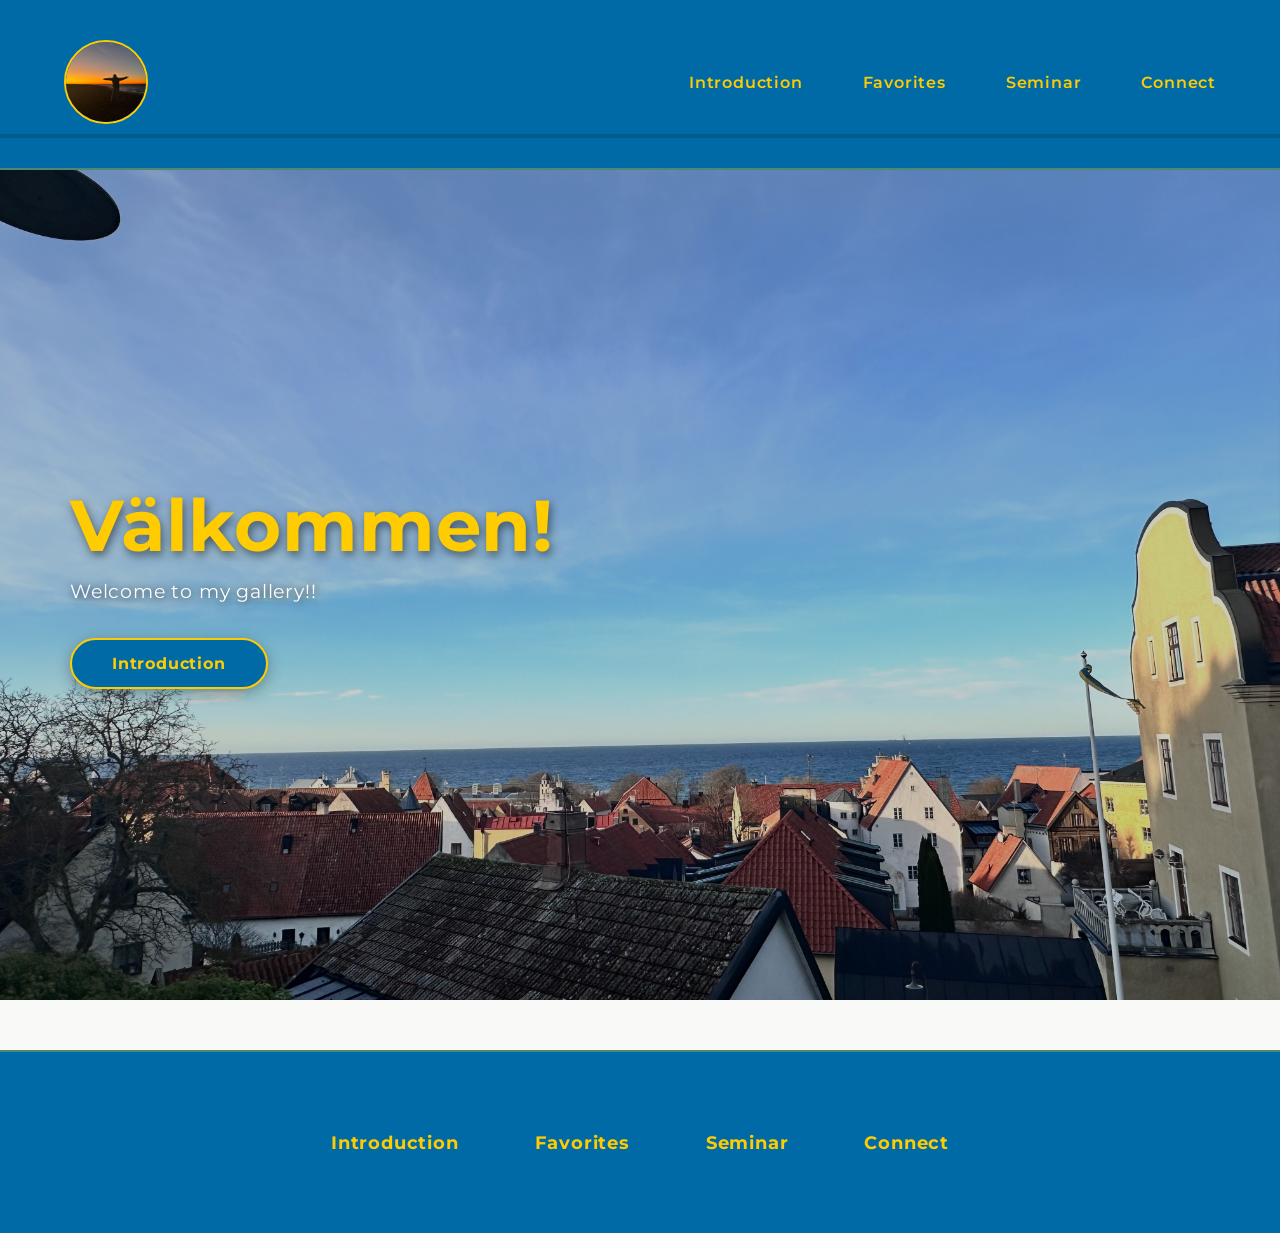
<file: index.html>
<!DOCTYPE html>
<html lang="ja">
<head>
    <meta charset="UTF-8">
    <meta name="viewport" content="width=device-width, initial-scale=1.0">
    <title>Taishi Katsura official site</title>
    <link href="https://fonts.googleapis.com/css2?family=Montserrat:wght@400;700&display=swap" rel="stylesheet">
    <link rel="stylesheet" href="introduce.css">
    <style>
        :root {
            --main-color: #006aa7;
            --accent-color: #fecc00;
        }

        /* 画像が画面幅を超えないようにする */
        img {
            max-width: 100%;
            height: auto;
        }

        .header-inner {
            display: flex;
            justify-content: space-between;
            align-items: center;
            gap: 16px;
            padding: 10px 5%;
            background-color: var(--main-color);
            border-bottom: 4px solid #005a8e;
        }

        .header-site-menu {
            display: flex;
            flex-wrap: wrap;
            gap: 20px;
        }

        .header-site-menu a {
            text-decoration: none;
            color: var(--accent-color);
            font-weight: 600;
            transition: 0.3s;
        }

        .header-logo img {
            border-radius: 50%;
            border: 2px solid var(--accent-color);
            width: 80px;
            height: 80px;
            object-fit: cover;
        }

        .footer-site-menu {
            display: flex;
            flex-wrap: wrap;
            justify-content: center;
            gap: 16px;
        }

        /* スマホ幅（600px以下）のとき */
        @media (max-width: 600px) {
            .header-inner {
                flex-direction: column;
                gap: 10px;
                padding: 12px 16px;
            }

            .header-logo img {
                width: 60px;
                height: 60px;
            }

            .header-site-menu {
                justify-content: center;
                gap: 12px 18px;
            }

            .header-site-menu a {
                font-size: 15px;
            }
        }
    </style>
</head>
<body>

<header>
    <div class="header-inner">
        <div class="header-logo">
            <img src="IMG_9388.jpg" alt="Logo">
        </div>
        <nav class="header-site-menu">
            <a data-lang-ja="" data-lang-en="" href="about.html">Introduction</a>
            <a data-lang-ja="" data-lang-en="" href="favorites.html">Favorites</a>
            <a data-lang-ja="" data-lang-en="" href="seminar.html">Seminar</a>
            <a data-lang-ja="" data-lang-en="" href="connect.html">Connect</a>
        </nav>
    </div>
</header>

<div class="first-view">
    <div class="first-view-text">
        <h1 data-lang-ja="" data-lang-en="">Välkommen!</h1>
        <p data-lang-ja="" data-lang-en="">Welcome to my gallery!!</p>
        <a data-lang-ja="" data-lang-en="" href="about.html" class="btn">Introduction</a>
    </div>
</div>

<div class="main">
    <section id="about">
    </section>
</div>

<footer>
    <div class="footer-inner">
        <nav class="footer-site-menu">
            <a data-lang-ja="" data-lang-en="" href="about.html">Introduction</a>
            <a data-lang-ja="" data-lang-en="" href="favorites.html">Favorites</a>
            <a data-lang-ja="" data-lang-en="" href="seminar.html">Seminar</a>
            <a data-lang-ja="" data-lang-en="" href="connect.html">Connect</a>
        </nav>
    </div>
</footer>

<script src="script.js"></script>
</body>
</html>
</file>
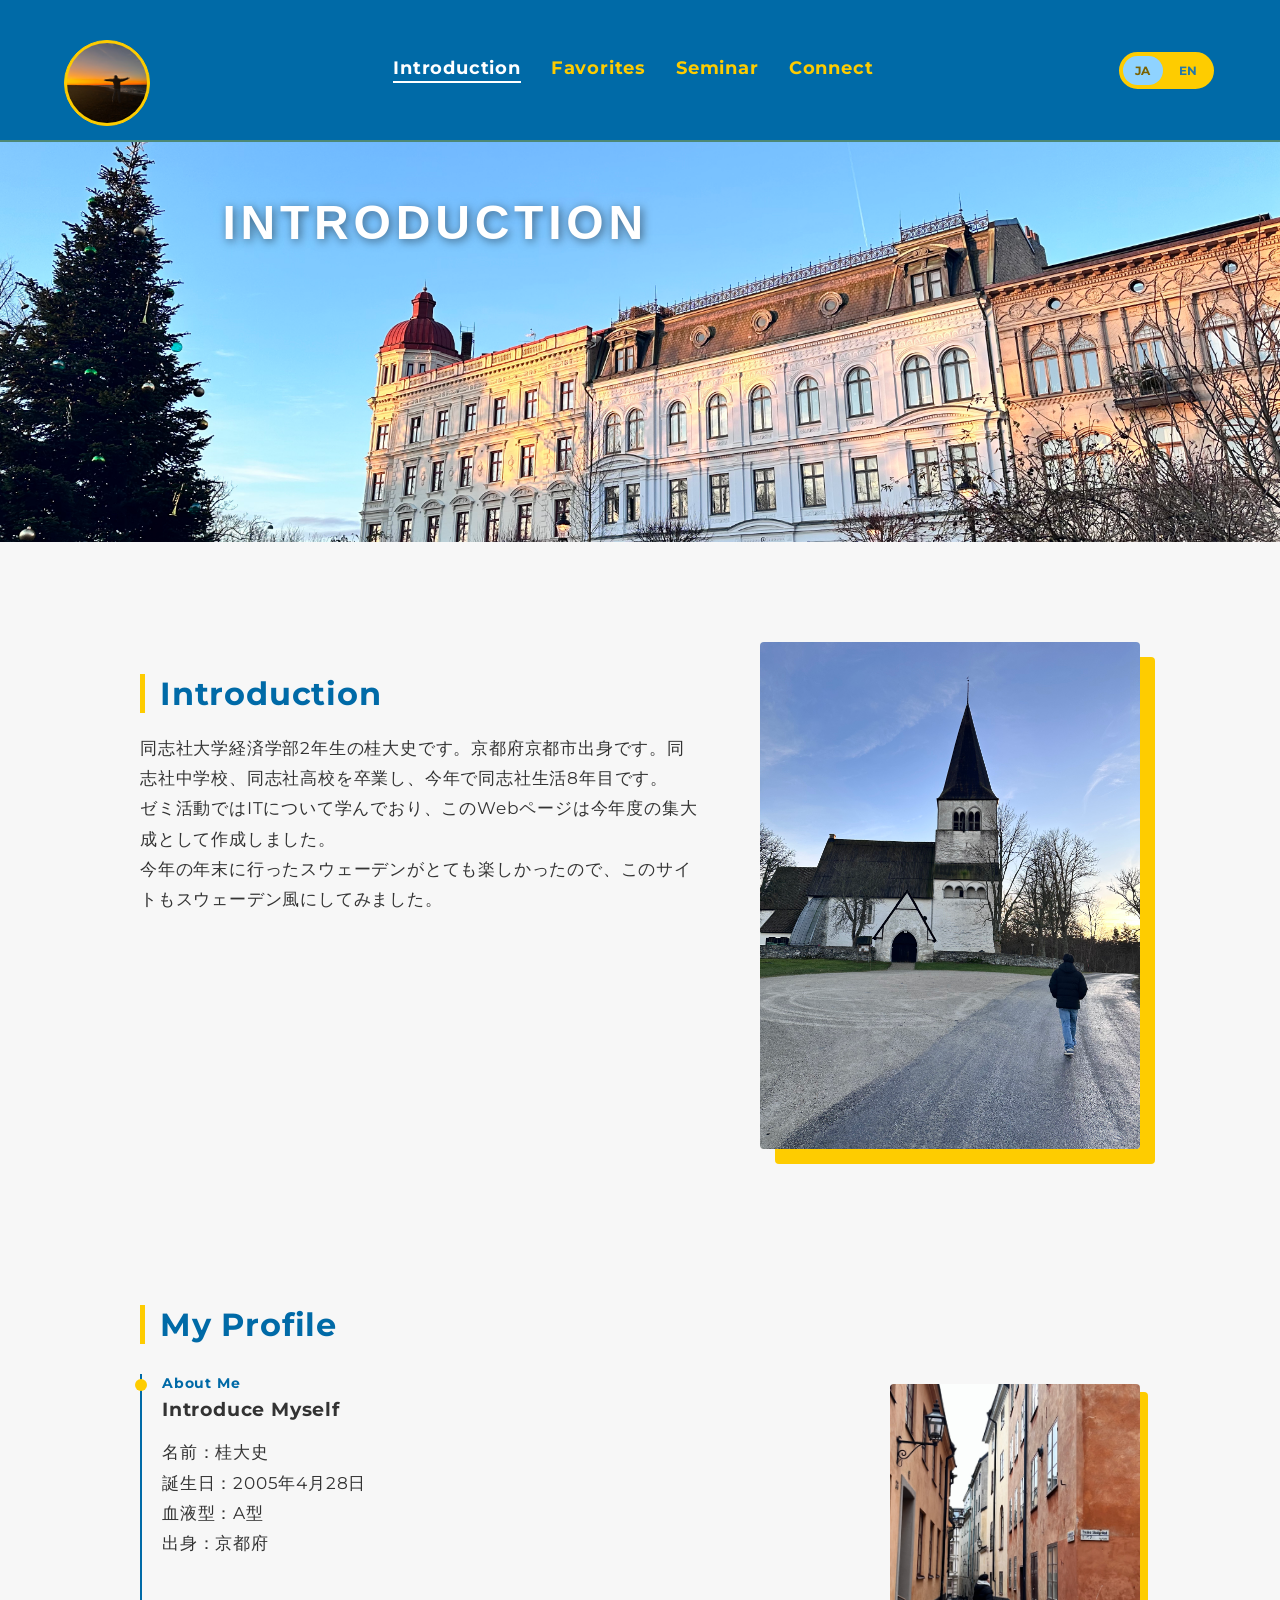
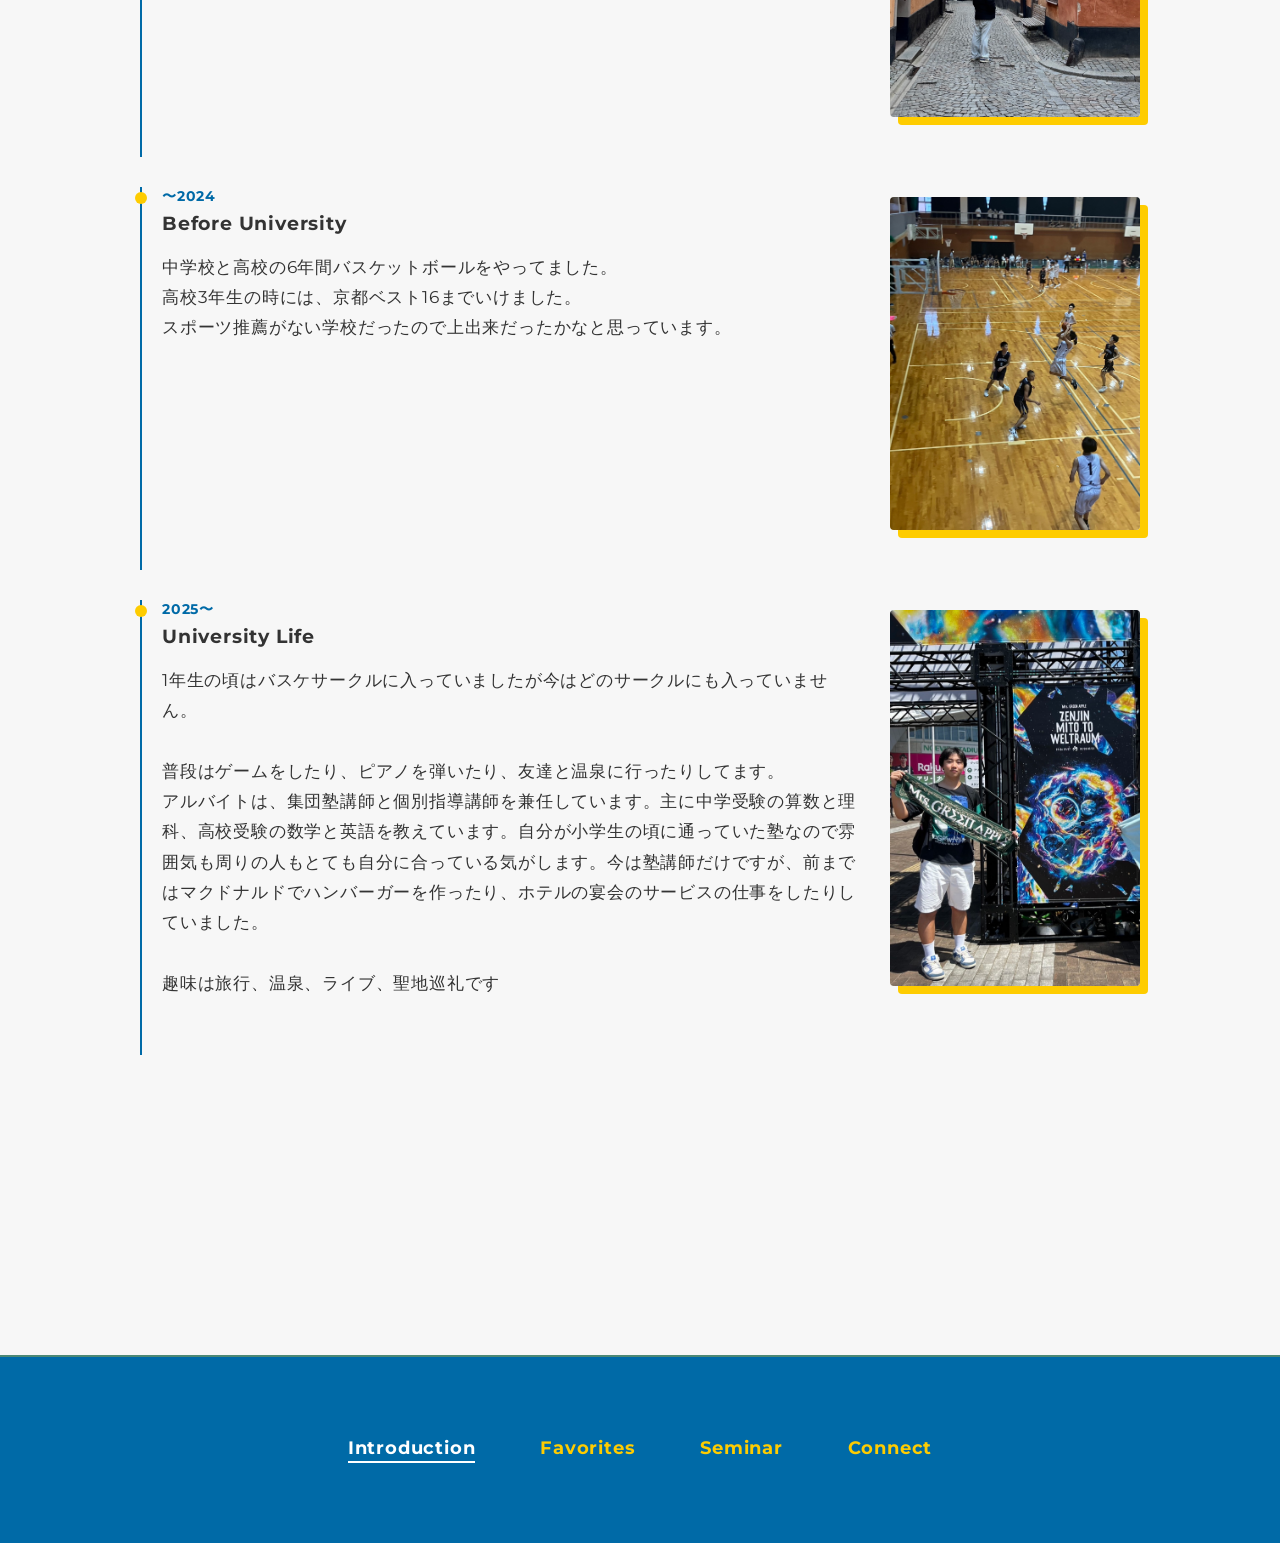
<file: about.html>
<!DOCTYPE html>
<html lang="ja">
<head>
    <meta charset="UTF-8">
    <meta name="viewport" content="width=device-width, initial-scale=1.0">

    <title>About Me - Taishi Katsura official website</title>

    <link
        href="https://fonts.googleapis.com/css2?family=Montserrat:wght@400;700&display=swap"
        rel="stylesheet"
    >
    <link rel="stylesheet" href="introduce.css">
</head>

<body style="background-color: #f7f7f7;">

    <header class="site-header">
        <div class="header-inner">

            <div class="header-logo">
                <a href="index.html">
                    <img
                        src="IMG_9388.jpg"
                        alt="Home Logo"
                        class="logo-circle"
                    >
                </a>
            </div>

            <nav class="header-nav">
                <a
                    href="about.html"
                    data-lang-ja="Introduction"
                    data-lang-en="Introduction"
                >
                    Introduction
                </a>

                <a
                    href="favorites.html"
                    data-lang-ja="Favorites"
                    data-lang-en="Favorites"
                >
                    Favorites
                </a>

                <a
                    href="seminar.html"
                    data-lang-ja="Seminar"
                    data-lang-en="Seminar"
                >
                    Seminar
                </a>

                <a
                    href="connect.html"
                    data-lang-ja="Connect"
                    data-lang-en="Connect"
                >
                    Connect
                </a>
            </nav>

            <div class="lang-switch">
                <button
                    id="lang-toggle-ja"
                    class="lang-btn active"
                    onclick="switchLanguage('ja')"
                >
                    JA
                </button>

                <span class="lang-divider">/</span>

                <button
                    id="lang-toggle-en"
                    class="lang-btn"
                    onclick="switchLanguage('en')"
                >
                    EN
                </button>
            </div>

        </div>
    </header>


    <section class="page-hero">
        <img
            src="IMG_5898.jpg"
            alt="Hero Image"
            class="hero-img"
        >

        <div class="hero-text-container">
            <h1
                class="hero-title"
                data-lang-ja="Introduction"
                data-lang-en="Introduction"
            >
                Introduction
            </h1>
        </div>
    </section>


    <main class="about-content">
        <div class="content-inner">

            <section class="profile-block">
                <div class="profile-flex-container">

                    <div class="profile-text-content">

                        <h3
                            data-lang-ja="Introduction"
                            data-lang-en="Introduction"
                        >
                            Introduction
                        </h3>

                        <p
                            data-lang-ja="同志社大学経済学部2年生の桂大史です。京都府京都市出身です。同志社中学校、同志社高校を卒業し、今年で同志社生活8年目です。<br>ゼミ活動ではITについて学んでおり、このWebページは今年度の集大成として作成しました。<br>今年の年末に行ったスウェーデンがとても楽しかったので、このサイトもスウェーデン風にしてみました。"
                            data-lang-en="My name is Taishi Katsura, and I am a second-year student in the Faculty of Economics at Doshisha University. I am from Kyoto City, Kyoto Prefecture. I graduated from Doshisha Junior High School and Doshisha High School, and this is now my eighth year at Doshisha.<br>In my seminar, I study information technology, and I created this website as a culmination of what I learned this academic year.<br>I really enjoyed my trip to Sweden at the end of the year, so I decided to give this website a Swedish-inspired design."
                        >
                            同志社大学経済学部2年生の桂大史です。京都府京都市出身です。同志社中学校、同志社高校を卒業し、今年で同志社生活8年目です。<br>
                            ゼミ活動ではITについて学んでおり、このWebページは今年度の集大成として作成しました。<br>
                            今年の年末に行ったスウェーデンがとても楽しかったので、このサイトもスウェーデン風にしてみました。
                        </p>

                    </div>

                    <div class="profile-photo">
                        <img
                            src="IMG_5181.jpg"
                            alt="Profile Photo"
                        >
                    </div>

                </div>
            </section>


            <section class="history-block">
                <div class="profile-flex-container reverse">

                    <div class="profile-text-content">

                        <h3
                            data-lang-ja="My Profile"
                            data-lang-en="My Profile"
                        >
                            My Profile
                        </h3>

                        <div class="timeline">


                            <div class="timeline-item content-flex">

                                <div class="item-text">

                                    <span
                                        class="date"
                                        data-lang-ja="About Me"
                                        data-lang-en="About Me"
                                    >
                                        About Me
                                    </span>

                                    <h4
                                        data-lang-ja="Introduce Myself"
                                        data-lang-en="Introduce Myself"
                                    >
                                        Introduce Myself
                                    </h4>

                                    <p
                                        data-lang-ja="名前：桂大史<br>誕生日：2005年4月28日<br>血液型：A型<br>出身：京都府"
                                        data-lang-en="Name: Taishi Katsura<br>Date of Birth: April 28, 2005<br>Blood Type: A<br>Hometown: Kyoto Prefecture"
                                    >
                                        名前：桂大史<br>
                                        誕生日：2005年4月28日<br>
                                        血液型：A型<br>
                                        出身：京都府
                                    </p>

                                </div>

                                <div class="item-photo">
                                    <img
                                        src="IMG_6020.jpg"
                                        alt="Portrait"
                                    >
                                </div>

                            </div>


                            <div class="timeline-item content-flex">

                                <div class="item-text">

                                    <span
                                        class="date"
                                        data-lang-ja="〜2024"
                                        data-lang-en="〜2024"
                                    >
                                        〜2024
                                    </span>

                                    <h4
                                        data-lang-ja="Before University"
                                        data-lang-en="Before University"
                                    >
                                        Before University
                                    </h4>

                                    <p
                                        data-lang-ja="中学校と高校の6年間バスケットボールをやってました。<br>高校3年生の時には、京都ベスト16までいけました。<br>スポーツ推薦がない学校だったので上出来だったかなと思っています。"
                                        data-lang-en="I played basketball for six years throughout junior high school and high school.<br>In my third year of high school, our team reached the top 16 in Kyoto.<br>Since my school did not have an athletic scholarship or sports recommendation system, I think that was a pretty good achievement."
                                    >
                                        中学校と高校の6年間バスケットボールをやってました。<br>
                                        高校3年生の時には、京都ベスト16までいけました。<br>
                                        スポーツ推薦がない学校だったので上出来だったかなと思っています。
                                    </p>

                                </div>

                                <div class="item-photo">
                                    <img
                                        src="IMG_2514.JPG"
                                        alt="Basketball"
                                    >
                                </div>

                            </div>


                            <div class="timeline-item content-flex">

                                <div class="item-text">

                                    <span
                                        class="date"
                                        data-lang-ja="2025〜"
                                        data-lang-en="2025〜"
                                    >
                                        2025〜
                                    </span>

                                    <h4
                                        data-lang-ja="University Life"
                                        data-lang-en="University Life"
                                    >
                                        University Life
                                    </h4>

                                    <p
                                        data-lang-ja="1年生の頃はバスケサークルに入っていましたが今はどのサークルにも入っていません。<br><br>普段はゲームをしたり、ピアノを弾いたり、友達と温泉に行ったりしてます。<br>アルバイトは、集団塾講師と個別指導講師を兼任しています。主に中学受験の算数と理科、高校受験の数学と英語を教えています。自分が小学生の頃に通っていた塾なので雰囲気も周りの人もとても自分に合っている気がします。今は塾講師だけですが、前まではマクドナルドでハンバーガーを作ったり、ホテルの宴会のサービスの仕事をしたりしていました。<br><br>趣味は旅行、温泉、ライブ、聖地巡礼です"
                                        data-lang-en="During my first year at university, I belonged to a basketball club, but I am not currently a member of any university clubs.<br><br>In my free time, I enjoy playing video games, playing the piano, and visiting hot springs with my friends.<br>For my part-time job, I work as an administrative staff member and tutor at a group cram school, as well as an instructor for private lessons. I mainly teach mathematics and science for junior high school entrance exams, and mathematics and English for high school entrance exams. I actually attended the same cram school when I was in elementary school, so I feel very comfortable with both the atmosphere and the people there. I currently work only as a tutor, but in the past I also made hamburgers at McDonald's and worked as banquet service staff at a hotel.<br><br>My hobbies include traveling, visiting hot springs, going to live concerts, and visiting real-life locations featured in anime and other works."
                                    >
                                        1年生の頃はバスケサークルに入っていましたが今はどのサークルにも入っていません。<br><br>
                                        普段はゲームをしたり、ピアノを弾いたり、友達と温泉に行ったりしてます。<br>
                                        アルバイトは、集団塾講師と個別指導講師を兼任しています。主に中学受験の算数と理科、高校受験の数学と英語を教えています。自分が小学生の頃に通っていた塾なので雰囲気も周りの人もとても自分に合っている気がします。今は塾講師だけですが、前まではマクドナルドでハンバーガーを作ったり、ホテルの宴会のサービスの仕事をしたりしていました。<br><br>
                                        趣味は旅行、温泉、ライブ、聖地巡礼です
                                    </p>

                                </div>

                                <div class="item-photo">
                                    <img
                                        src="IMG_6021.jpg"
                                        alt="University Life"
                                    >
                                </div>

                            </div>

                        </div>
                    </div>

                </div>
            </section>

        </div>
    </main>


    <footer>
        <div class="footer-inner">

            <nav class="footer-site-menu">

                <a
                    href="about.html"
                    data-lang-ja="Introduction"
                    data-lang-en="Introduction"
                >
                    Introduction
                </a>

                <a
                    href="favorites.html"
                    data-lang-ja="Favorites"
                    data-lang-en="Favorites"
                >
                    Favorites
                </a>

                <a
                    href="seminar.html"
                    data-lang-ja="Seminar"
                    data-lang-en="Seminar"
                >
                    Seminar
                </a>

                <a
                    href="connect.html"
                    data-lang-ja="Connect"
                    data-lang-en="Connect"
                >
                    Connect
                </a>

            </nav>

        </div>
    </footer>

    <script src="script.js"></script>

</body>
</html>
</file>
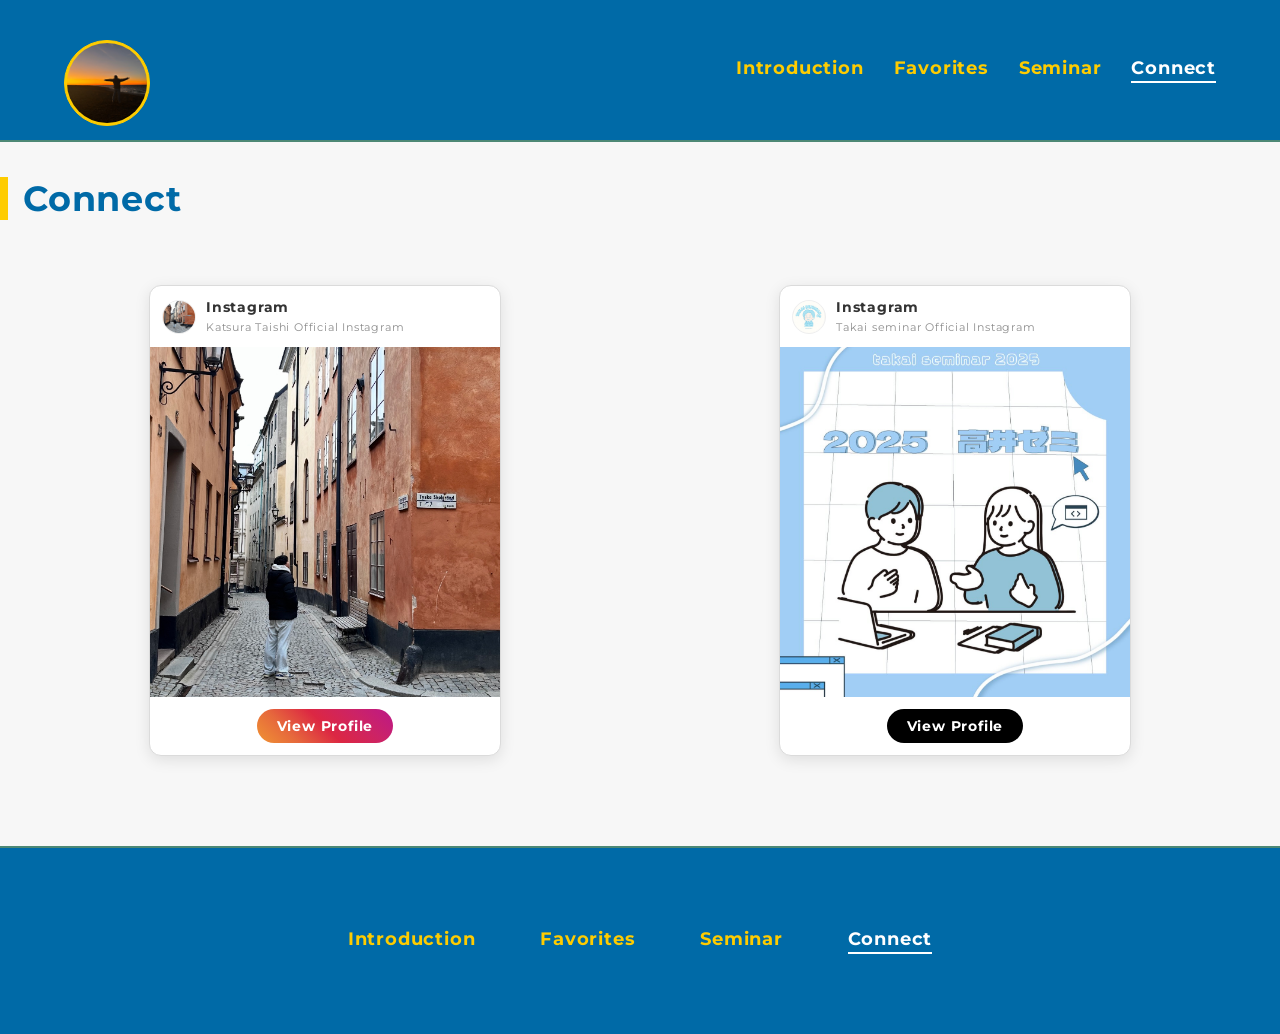
<file: connect.html>
<!DOCTYPE html>
<html lang="ja">
<head>
    <meta charset="UTF-8">
       <meta name="viewport" content="width=device-width, initial-scale=1.0">
    <title>About Me - Taishi Katsura official website</title>
    <link href="https://fonts.googleapis.com/css2?family=Montserrat:wght@400;700&display=swap" rel="stylesheet">
    <link rel="stylesheet" href="introduce.css">
    <link rel="stylesheet" href="https://cdnjs.cloudflare.com/ajax/libs/font-awesome/6.5.1/css/all.min.css">
</head>
<body style="background-color: #f7f7f7;"> 

   <header class="site-header">
    <div class="header-inner">
        <div class="header-logo">
            <a data-lang-ja="" data-lang-en=""href="index.html">
                <img src="IMG_9388.jpg" alt="Home Logo" class="logo-circle"> 

            </a>
        </div>
        <nav class="header-nav">
            <a data-lang-ja="" data-lang-en=""href="about.html">Introduction</a>
            <a data-lang-ja="" data-lang-en=""href="favorites.html">Favorites</a>
            <a data-lang-ja="" data-lang-en=""href="seminar.html">Seminar</a>
            <a data-lang-ja="" data-lang-en=""href="connect.html">Connect</a>
        </nav>
    </div>
</header>


 <section class="connect-block">
    <h3 data-lang-ja="" data-lang-en="">Connect</h3>
    
    <div class="card-container">
        
        <div class="instagram-card">
            <a data-lang-ja="" data-lang-en=""href="https://www.instagram.com/taishin04289" target="_blank" class="insta-link">
                <div class="insta-header">
                    <img src="IMG_6020.jpg" alt="Profile" class="insta-avatar">
                    <div class="insta-info">
                        <span class="insta-name">Instagram</span>
                        <span class="insta-subtitle">Katsura Taishi Official Instagram</span>
                    </div>
                </div>
                <div class="insta-image-mock">
                    <img src="IMG_6020.jpg" alt="Insta Post">
                </div>
                <div class="insta-footer">
                    <span class="insta-btn">View Profile</span>
                </div>
            </a>
        </div>

        <div class="instagram-card"> <a data-lang-ja="" data-lang-en=""href="https://www.instagram.com/takaizemi2025" target="_blank" class="insta-link">
                <div class="insta-header">
                    <img src="IMG_6178.jpg" alt="Profile" class="insta-avatar">
                    <div class="insta-info">
                        <span class="insta-name">Instagram</span>
                        <span class="insta-subtitle">Takai seminar Official Instagram</span>
                    </div>
                </div>
                <div class="insta-image-mock">
                    <img src="IMG_6189.jpg" alt="X Post">
                </div>
                <div class="insta-footer">
                    <span class="insta-btn" style="background: #000;">View Profile</span>
                </div>
            </a>
        </div>

    </div> </section>


    <footer>
    <div class="footer-inner">
        
       
        
        <nav class="footer-site-menu">
            <a data-lang-ja="" data-lang-en=""href="about.html">Introduction</a>
            <a data-lang-ja="" data-lang-en=""href="favorites.html">Favorites</a>
            <a data-lang-ja="" data-lang-en=""href="seminar.html">Seminar</a>
            <a data-lang-ja="" data-lang-en=""href="connect.html">Connect</a>
        </nav>
    </div>
</footer>

<script src="script.js"></script>
   </body>
</html>
</file>
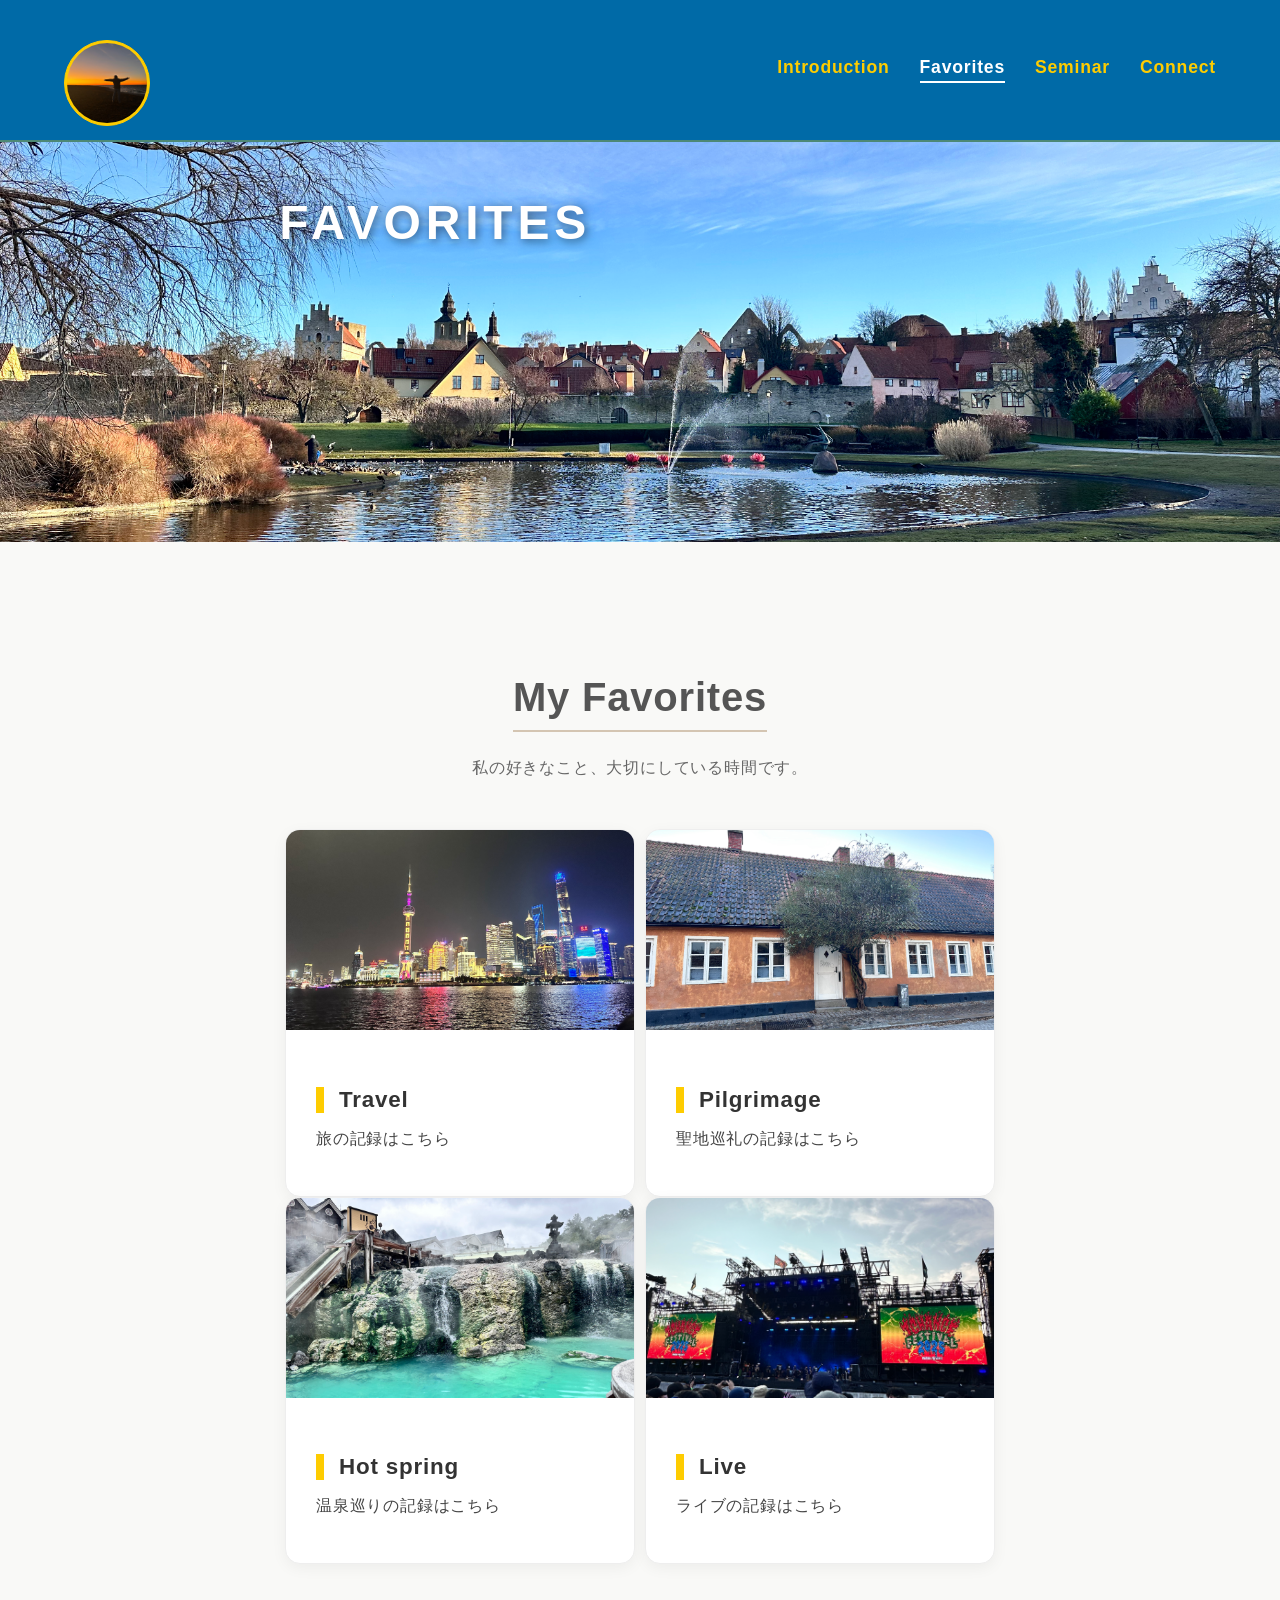
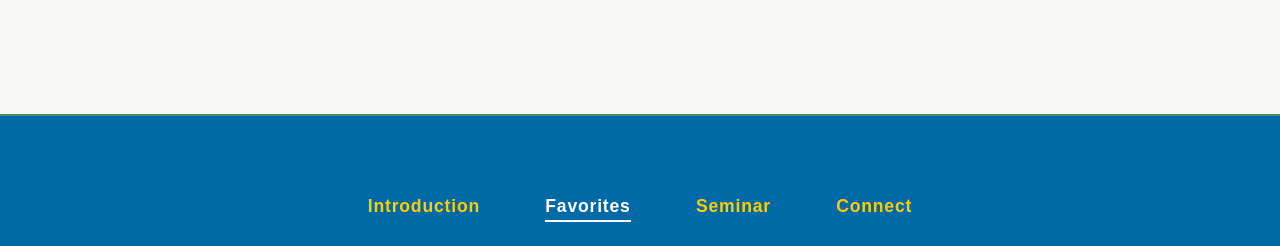
<file: favorites.html>
<!DOCTYPE html>
<html lang="ja">
<head>
    <meta charset="UTF-8">
       <meta name="viewport" content="width=device-width, initial-scale=1.0">
    <title>Favorites - My Website</title>
    <link rel="stylesheet" href="introduce.css">
</head>
<body>

    <header class="site-header">
        <div class="header-inner">
            <div class="header-logo">
                <a data-lang-ja="" data-lang-en=""href="index.html" class="logo-link">
                    <img src="IMG_9388.jpg" class="logo-circle" alt="Home">
                </a>
            </div>
            <nav class="header-nav">
                <a data-lang-ja="" data-lang-en=""href="about.html">Introduction</a>
                <a data-lang-ja="" data-lang-en=""href="favorites.html">Favorites</a>
                <a data-lang-ja="" data-lang-en=""href="seminar.html">Seminar</a>
                <a data-lang-ja="" data-lang-en=""href="connect.html">Connect</a>
            </nav>
        </div>
    </header>

    <section class="page-hero">
        <img src="IMG_5086 3.jpg" alt="Favorites Image" class="hero-img">
        <div class="hero-text-container">
            <h1 class="hero-title">Favorites</h1>
        </div>
    </section>
    <section class="favorite-section">
    <div class="container">
        <h2 class="section-title">My Favorites</h2>
        <p class="section-intro">私の好きなこと、大切にしている時間です。</p>


          <div class="favorite-grid">
    <a data-lang-ja="" data-lang-en=""href="travel.html" class="favorite-card-link">
        <div class="favorite-card">
            <div class="card-img-wrapper"><img src="IMG_4309.jpg" alt="上海"></div>
            <div class="card-content"><h3 data-lang-ja="" data-lang-en="">Travel</h3><p data-lang-ja="" data-lang-en"">旅の記録はこちら</p></div>
        </div>
    </a>

    <a data-lang-ja="" data-lang-en=""href="pilgrimage.html" class="favorite-card-link">
        <div class="favorite-card">
            <div class="card-img-wrapper"><img src="IMG_5864.jpg" alt="聖地巡礼"></div>
            <div class="card-content"><h3 data-lang-ja="" data-lang-en=""> Pilgrimage</h3><p data-lang-ja="" data-lang-en"">聖地巡礼の記録はこちら</p></div>
        </div>
    </a>

    </div>
    <div class="favorite-grid">
    <a data-lang-ja="" data-lang-en=""href="hotspring.html" class="favorite-card-link">
        <div class="favorite-card">
            <div class="card-img-wrapper"><img src="IMG_3663.jpg" alt="温泉"></div>
            <div class="card-content"><h3 data-lang-ja="" data-lang-en="">Hot spring</h3><p data-lang-ja="" data-lang-en"">温泉巡りの記録はこちら</p></div>
        </div>
    </a>

    <a data-lang-ja="" data-lang-en=""href="live.html" class="favorite-card-link">
        <div class="favorite-card">
            <div class="card-img-wrapper"><img src="IMG_3472.jpg" alt=""></div>
            <div class="card-content"><h3 data-lang-ja="" data-lang-en="">Live</h3><p data-lang-ja="" data-lang-en"">ライブの記録はこちら</p></div>
        </div>
    </a>

    </div>
    
</section>

   

    <footer>
    <div class="footer-inner">
        
       
        
        <nav class="footer-site-menu">
            <a data-lang-ja="" data-lang-en=""href="about.html">Introduction</a>
            <a data-lang-ja="" data-lang-en=""href="favorites.html">Favorites</a>
            <a data-lang-ja="" data-lang-en=""href="seminar.html">Seminar</a>
            <a data-lang-ja="" data-lang-en=""href="connect.html">Connect</a>
        </nav>
    </div>
</footer>

<script src="script.js"></script>
   </body>
</html>
</file>
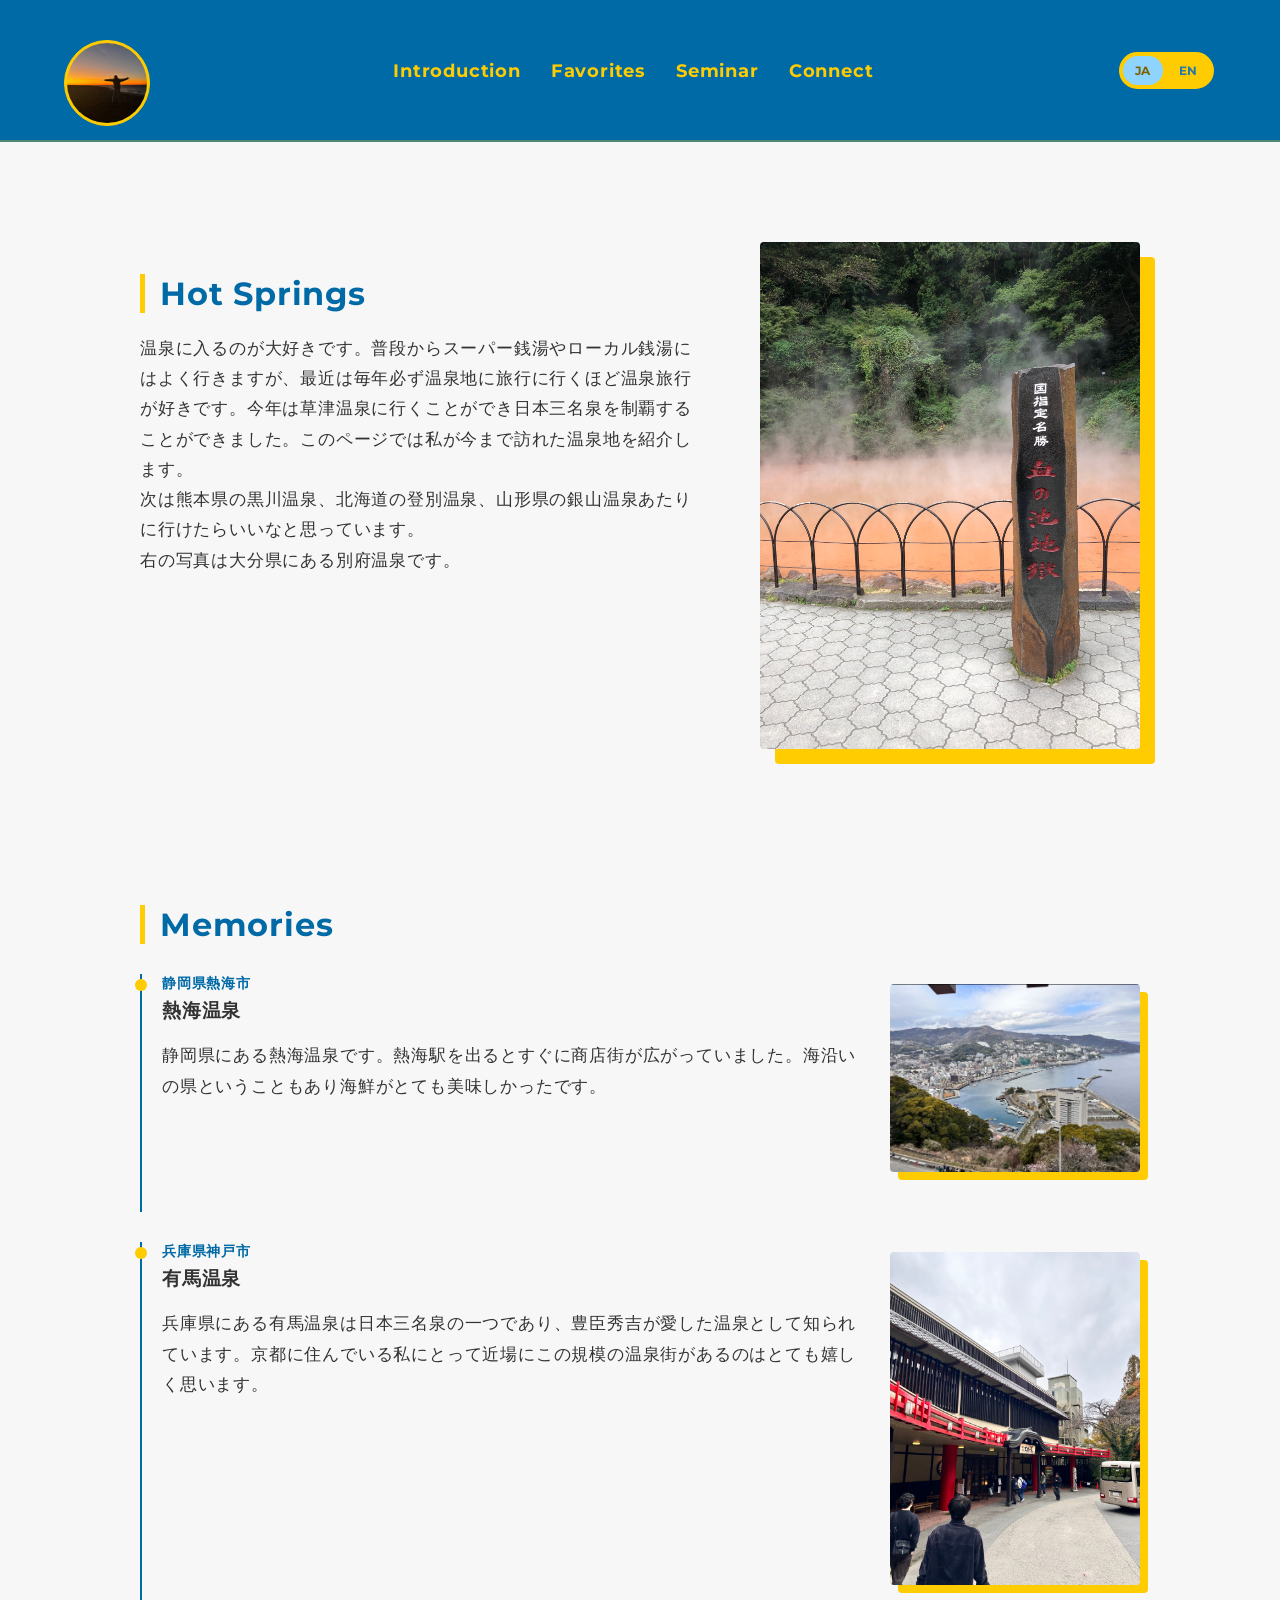
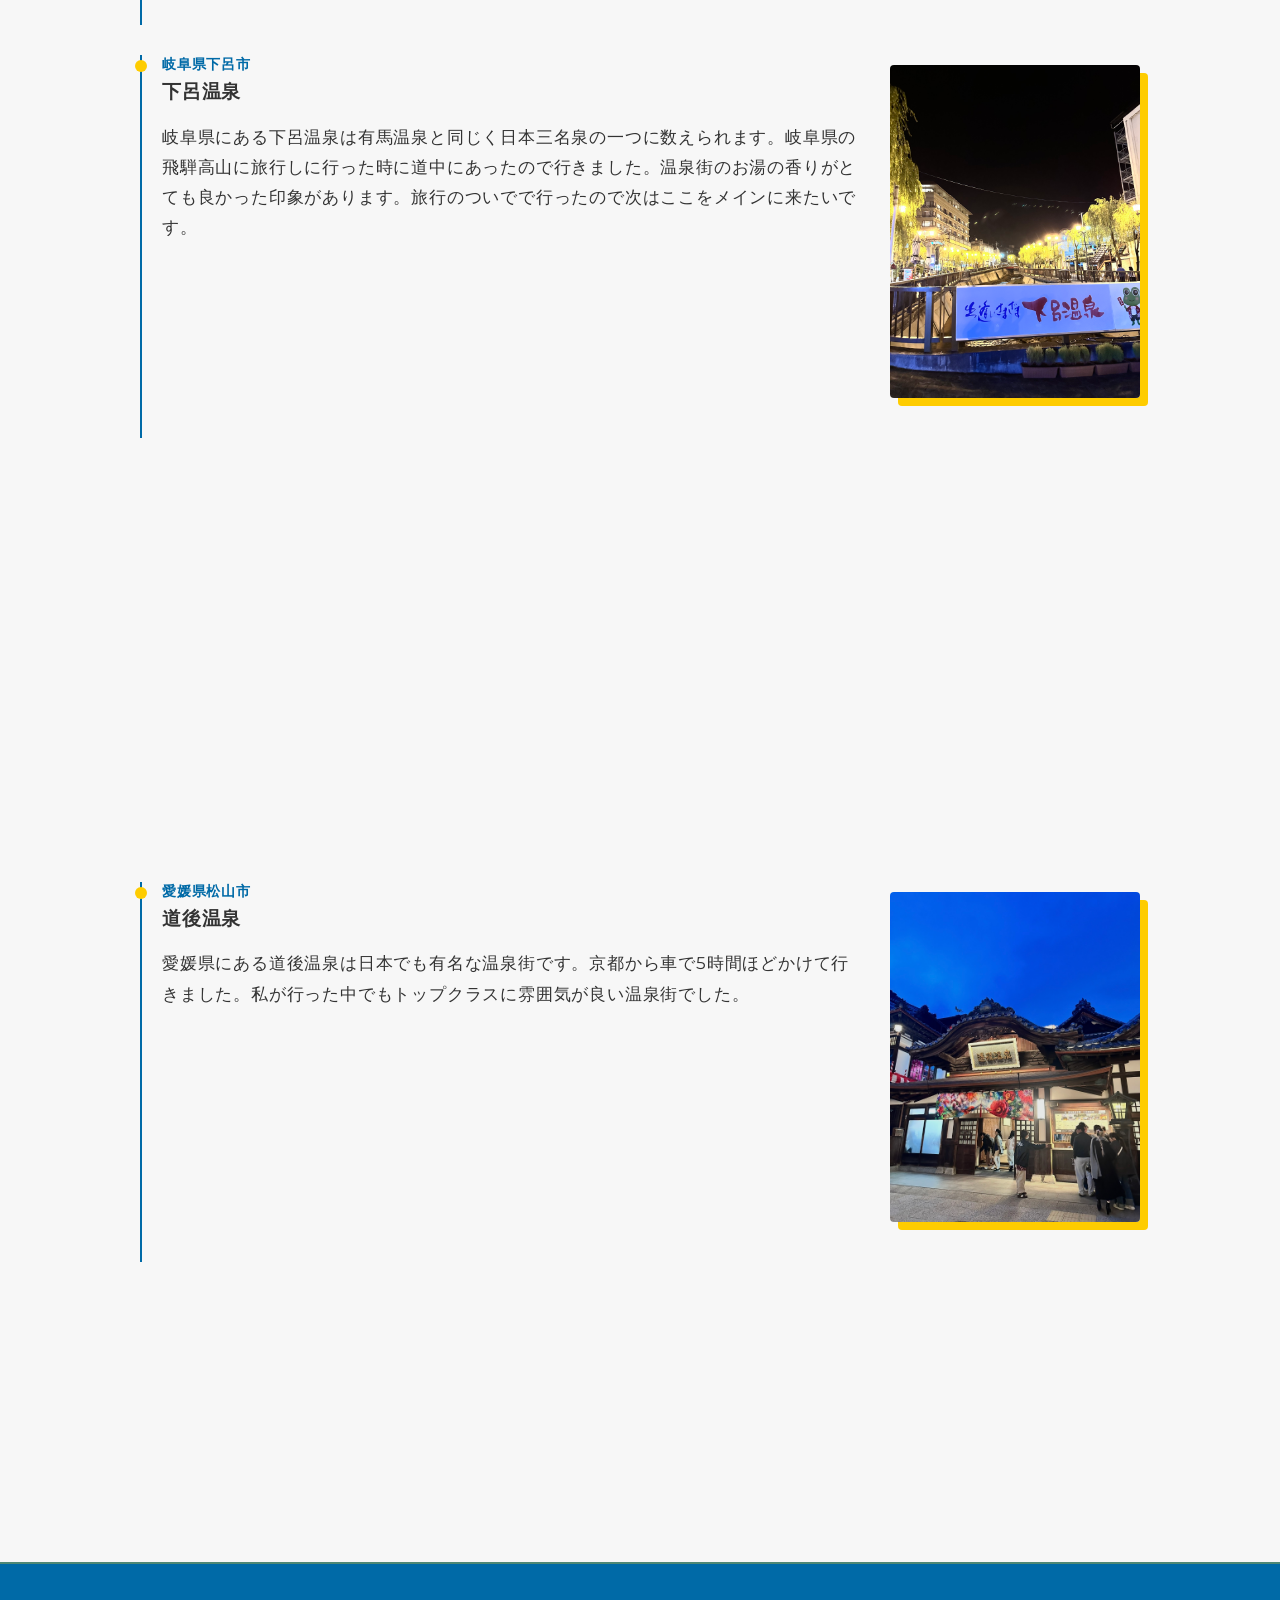
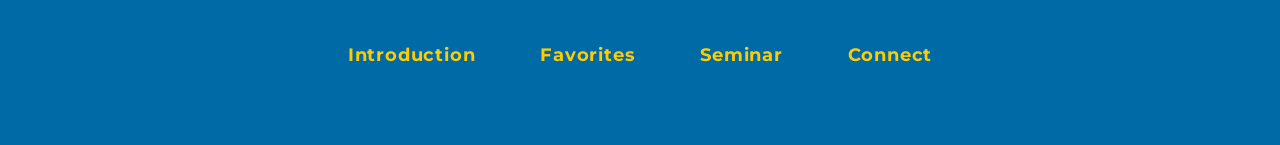
<file: hotspring.html>
<!DOCTYPE html>
<html lang="ja">
<head>
    <meta charset="UTF-8">
    <meta name="viewport" content="width=device-width, initial-scale=1.0">

    <title>Travel - Taishi Katsura official website</title>

    <link
        href="https://fonts.googleapis.com/css2?family=Montserrat:wght@400;700&display=swap"
        rel="stylesheet"
    >
    <link rel="stylesheet" href="introduce.css">
</head>

<body style="background-color: #f7f7f7;">

    <header class="site-header">
        <div class="header-inner">

            <div class="header-logo">
                <a href="about.html">
                    <img
                        src="IMG_9388.jpg"
                        alt="Home Logo"
                        class="logo-circle"
                    >
                </a>
            </div>

            <nav class="header-nav">
                <a
                    href="about.html"
                    data-lang-ja="Introduction"
                    data-lang-en="Introduction"
                >
                    Introduction
                </a>

                <a
                    href="favorites.html"
                    data-lang-ja="Favorites"
                    data-lang-en="Favorites"
                >
                    Favorites
                </a>

                <a
                    href="seminar.html"
                    data-lang-ja="Seminar"
                    data-lang-en="Seminar"
                >
                    Seminar
                </a>

                <a
                    href="connect.html"
                    data-lang-ja="Connect"
                    data-lang-en="Connect"
                >
                    Connect
                </a>
            </nav>

            <div class="lang-switch">
                <button
                    id="lang-toggle-ja"
                    class="lang-btn active"
                    onclick="switchLanguage('ja')"
                >
                    JA
                </button>

                <span class="lang-divider">/</span>

                <button
                    id="lang-toggle-en"
                    class="lang-btn"
                    onclick="switchLanguage('en')"
                >
                    EN
                </button>
            </div>

        </div>
    </header>


    <main class="about-content">
        <div class="content-inner">

            <section class="profile-block">
                <div class="profile-flex-container">

                    <div class="profile-text-content">

                        <h3
                            data-lang-ja="Hot Springs"
                            data-lang-en="Hot Springs"
                        >
                            Hot Springs
                        </h3>

                        <p
                            data-lang-ja="温泉に入るのが大好きです。普段からスーパー銭湯やローカル銭湯にはよく行きますが、最近は毎年必ず温泉地に旅行に行くほど温泉旅行が好きです。今年は草津温泉に行くことができ日本三名泉を制覇することができました。このページでは私が今まで訪れた温泉地を紹介します。<br>次は熊本県の黒川温泉、北海道の登別温泉、山形県の銀山温泉あたりに行けたらいいなと思っています。<br>右の写真は大分県にある別府温泉です。"
                            data-lang-en="I love visiting hot springs. I often go to large public bathhouses and local sento, and in recent years I have enjoyed hot spring trips so much that I travel to a hot spring resort at least once every year. This year, I visited Kusatsu Onsen and completed my visits to Japan's Three Famous Hot Springs. On this page, I would like to introduce some of the hot spring destinations I have visited so far.<br>Next, I would love to visit Kurokawa Onsen in Kumamoto, Noboribetsu Onsen in Hokkaido, and Ginzan Onsen in Yamagata.<br>The photo on the right was taken at Beppu Onsen in Oita Prefecture."
                        >
                            温泉に入るのが大好きです。普段からスーパー銭湯やローカル銭湯にはよく行きますが、最近は毎年必ず温泉地に旅行に行くほど温泉旅行が好きです。今年は草津温泉に行くことができ日本三名泉を制覇することができました。このページでは私が今まで訪れた温泉地を紹介します。<br>
                            次は熊本県の黒川温泉、北海道の登別温泉、山形県の銀山温泉あたりに行けたらいいなと思っています。<br>
                            右の写真は大分県にある別府温泉です。
                        </p>

                    </div>

                    <div class="profile-photo">
                        <img
                            src="IMG_2566.jpg"
                            alt="別府温泉"
                        >
                    </div>

                </div>
            </section>


            <section class="history-block">
                <div class="profile-flex-container reverse">

                    <div class="profile-text-content">

                        <h3
                            data-lang-ja="Memories"
                            data-lang-en="Memories"
                        >
                            Memories
                        </h3>

                        <div class="timeline">


                            <div class="timeline-item content-flex">

                                <div class="item-text">

                                    <span
                                        class="date"
                                        data-lang-ja="静岡県熱海市"
                                        data-lang-en="Atami, Shizuoka"
                                    >
                                        静岡県熱海市
                                    </span>

                                    <h4
                                        data-lang-ja="熱海温泉"
                                        data-lang-en="Atami Onsen"
                                    >
                                        熱海温泉
                                    </h4>

                                    <p
                                        data-lang-ja="静岡県にある熱海温泉です。熱海駅を出るとすぐに商店街が広がっていました。海沿いの県ということもあり海鮮がとても美味しかったです。"
                                        data-lang-en="Atami Onsen is located in Shizuoka Prefecture. As soon as I stepped out of Atami Station, I found a lively shopping street stretching out in front of me. Since Shizuoka is located along the coast, the seafood there was especially delicious."
                                    >
                                        静岡県にある熱海温泉です。熱海駅を出るとすぐに商店街が広がっていました。海沿いの県ということもあり海鮮がとても美味しかったです。
                                    </p>

                                </div>

                                <div class="item-photo">
                                    <img
                                        src="IMG_6160.jpg"
                                        alt="熱海温泉"
                                    >
                                </div>

                            </div>


                            <div class="timeline-item content-flex">

                                <div class="item-text">

                                    <span
                                        class="date"
                                        data-lang-ja="兵庫県神戸市"
                                        data-lang-en="Kobe, Hyogo"
                                    >
                                        兵庫県神戸市
                                    </span>

                                    <h4
                                        data-lang-ja="有馬温泉"
                                        data-lang-en="Arima Onsen"
                                    >
                                        有馬温泉
                                    </h4>

                                    <p
                                        data-lang-ja="兵庫県にある有馬温泉は日本三名泉の一つであり、豊臣秀吉が愛した温泉として知られています。京都に住んでいる私にとって近場にこの規模の温泉街があるのはとても嬉しく思います。"
                                        data-lang-en="Arima Onsen in Hyogo Prefecture is one of Japan's Three Famous Hot Springs and is also known as a hot spring beloved by Toyotomi Hideyoshi. Since I live in Kyoto, I feel very lucky to have such a large and historic hot spring town relatively close by."
                                    >
                                        兵庫県にある有馬温泉は日本三名泉の一つであり、豊臣秀吉が愛した温泉として知られています。京都に住んでいる私にとって近場にこの規模の温泉街があるのはとても嬉しく思います。
                                    </p>

                                </div>

                                <div class="item-photo">
                                    <img
                                        src="IMG_0759.jpg"
                                        alt="有馬温泉"
                                    >
                                </div>

                            </div>


                            <div class="timeline-item content-flex">

                                <div class="item-text">

                                    <span
                                        class="date"
                                        data-lang-ja="岐阜県下呂市"
                                        data-lang-en="Gero, Gifu"
                                    >
                                        岐阜県下呂市
                                    </span>

                                    <h4
                                        data-lang-ja="下呂温泉"
                                        data-lang-en="Gero Onsen"
                                    >
                                        下呂温泉
                                    </h4>

                                    <p
                                        data-lang-ja="岐阜県にある下呂温泉は有馬温泉と同じく日本三名泉の一つに数えられます。岐阜県の飛騨高山に旅行しに行った時に道中にあったので行きました。温泉街のお湯の香りがとても良かった印象があります。旅行のついでで行ったので次はここをメインに来たいです。"
                                        data-lang-en="Gero Onsen in Gifu Prefecture is another of Japan's Three Famous Hot Springs, along with Arima Onsen. I visited it while traveling to Hida Takayama because it was along the way. I especially remember the pleasant smell of the hot spring water throughout the town. Since it was only a stop during another trip, I would like to come back someday with Gero itself as the main destination."
                                    >
                                        岐阜県にある下呂温泉は有馬温泉と同じく日本三名泉の一つに数えられます。岐阜県の飛騨高山に旅行しに行った時に道中にあったので行きました。温泉街のお湯の香りがとても良かった印象があります。旅行のついでで行ったので次はここをメインに来たいです。
                                    </p>

                                </div>

                                <div class="item-photo">
                                    <img
                                        src="IMG_3796.jpg"
                                        alt="下呂温泉"
                                    >
                                </div>

                            </div>


                            <div class="timeline-item content-flex">

                                <div class="item-text">

                                    <span
                                        class="date"
                                        data-lang-ja="群馬県吾妻郡草津町"
                                        data-lang-en="Kusatsu, Gunma"
                                    >
                                        群馬県吾妻郡草津町
                                    </span>

                                    <h4
                                        data-lang-ja="草津温泉"
                                        data-lang-en="Kusatsu Onsen"
                                    >
                                        草津温泉
                                    </h4>

                                    <p
                                        data-lang-ja="群馬県にある草津温泉は日本三名泉の一つであり、日本で最も有名な温泉地だと思います。実際に私が行ったときも、日本人から外国人観光客までとても賑わっていました。温泉街が強い硫黄の匂いであったこととお湯が緑色だったのが非常に印象的でした。"
                                        data-lang-en="Kusatsu Onsen in Gunma Prefecture is one of Japan's Three Famous Hot Springs and, in my opinion, one of the most famous hot spring destinations in Japan. When I visited, the town was extremely lively and crowded with both Japanese and international tourists. What impressed me most was the strong smell of sulfur throughout the town and the distinctive green color of the hot spring water."
                                    >
                                        群馬県にある草津温泉は日本三名泉の一つであり、日本で最も有名な温泉地だと思います。実際に私が行ったときも、日本人から外国人観光客までとても賑わっていました。温泉街が強い硫黄の匂いであったこととお湯が緑色だったのが非常に印象的でした。
                                    </p>

                                </div>

                                <div class="item-photo">
                                    <img
                                        src="IMG_3722.jpg"
                                        alt="草津温泉"
                                    >
                                </div>

                            </div>


                            <div class="timeline-item content-flex">

                                <div class="item-text">

                                    <span
                                        class="date"
                                        data-lang-ja="愛媛県松山市"
                                        data-lang-en="Matsuyama, Ehime"
                                    >
                                        愛媛県松山市
                                    </span>

                                    <h4
                                        data-lang-ja="道後温泉"
                                        data-lang-en="Dogo Onsen"
                                    >
                                        道後温泉
                                    </h4>

                                    <p
                                        data-lang-ja="愛媛県にある道後温泉は日本でも有名な温泉街です。京都から車で5時間ほどかけて行きました。私が行った中でもトップクラスに雰囲気が良い温泉街でした。"
                                        data-lang-en="Dogo Onsen in Ehime Prefecture is one of Japan's most famous hot spring towns. It took about five hours to drive there from Kyoto. Of all the hot spring towns I have visited, Dogo had one of the best atmospheres."
                                    >
                                        愛媛県にある道後温泉は日本でも有名な温泉街です。京都から車で5時間ほどかけて行きました。私が行った中でもトップクラスに雰囲気が良い温泉街でした。
                                    </p>

                                </div>

                                <div class="item-photo">
                                    <img
                                        src="IMG_9762.jpg"
                                        alt="道後温泉"
                                    >
                                </div>

                            </div>

                        </div>
                    </div>

                </div>
            </section>

        </div>
    </main>


    <footer>
        <div class="footer-inner">

            <nav class="footer-site-menu">

                <a
                    href="about.html"
                    data-lang-ja="Introduction"
                    data-lang-en="Introduction"
                >
                    Introduction
                </a>

                <a
                    href="favorites.html"
                    data-lang-ja="Favorites"
                    data-lang-en="Favorites"
                >
                    Favorites
                </a>

                <a
                    href="seminar.html"
                    data-lang-ja="Seminar"
                    data-lang-en="Seminar"
                >
                    Seminar
                </a>

                <a
                    href="connect.html"
                    data-lang-ja="Connect"
                    data-lang-en="Connect"
                >
                    Connect
                </a>

            </nav>

        </div>
    </footer>

    <script src="script.js"></script>

</body>
</html>
</file>
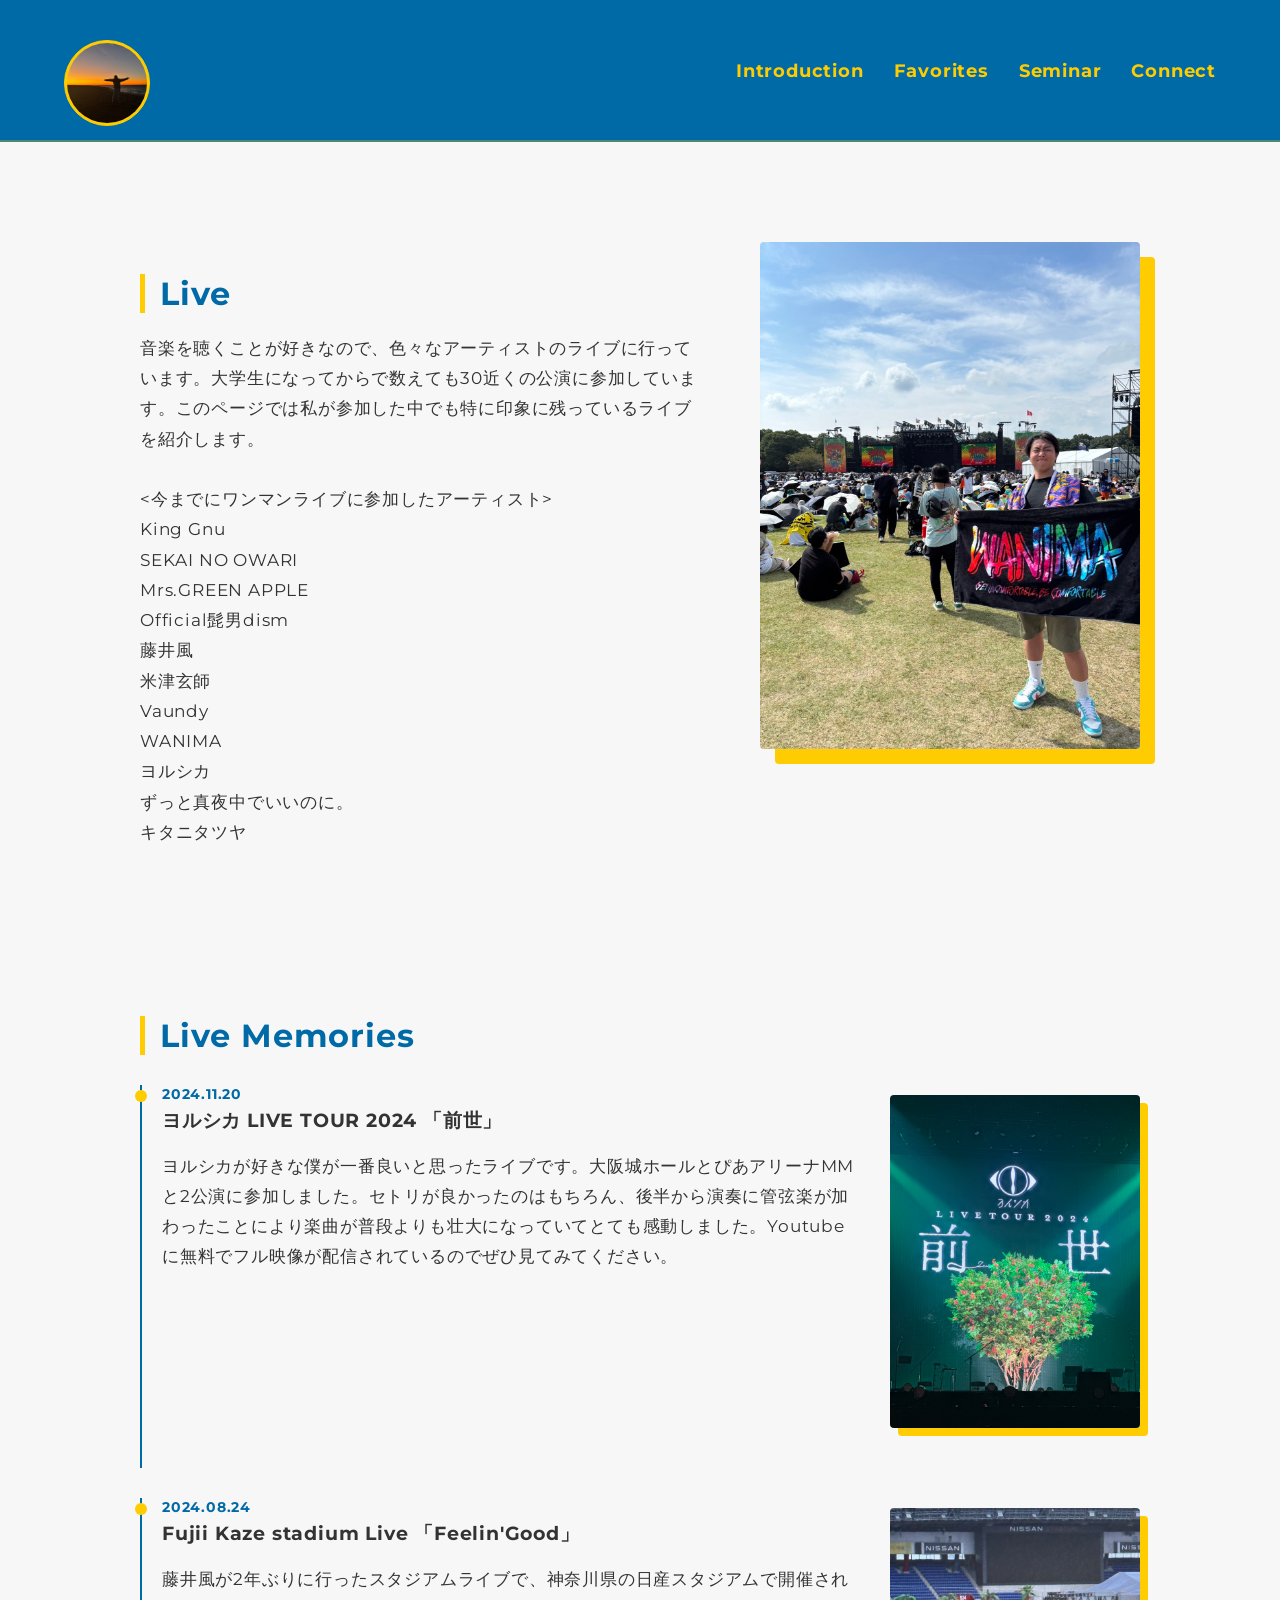
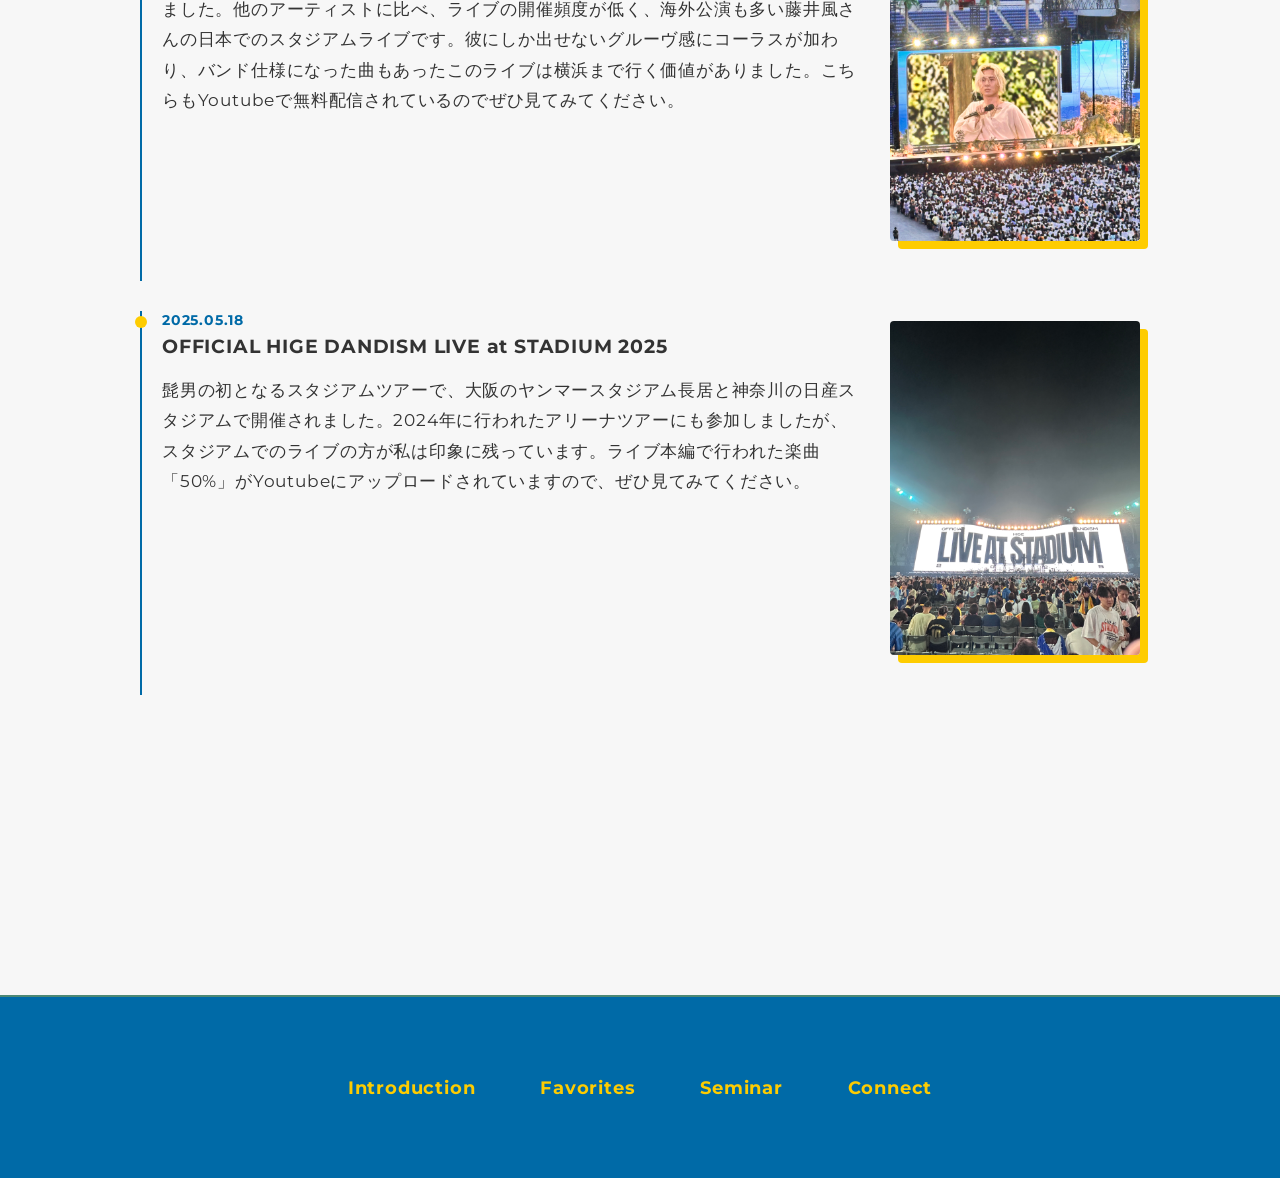
<file: live.html>
<!DOCTYPE html>
<html lang="ja">
<head>
    <meta charset="UTF-8">
       <meta name="viewport" content="width=device-width, initial-scale=1.0">
    <title>Travel - Taishi Katsura official website</title>
    <link href="https://fonts.googleapis.com/css2?family=Montserrat:wght@400;700&display=swap" rel="stylesheet">
    <link rel="stylesheet" href="introduce.css">
</head>
<body style="background-color: #f7f7f7;"> 

   <header class="site-header">
    <div class="header-inner">
        <div class="header-logo">
            <a data-lang-ja="" data-lang-en=""href="about.html">
                <img src="IMG_9388.jpg" alt="Home Logo" class="logo-circle"> 
            </a>
        </div>
        <nav class="header-nav">
            <a data-lang-ja="" data-lang-en=""href="about.html">Introduction</a>
            <a data-lang-ja="" data-lang-en=""href="favorites.html">Favorites</a>
            <a data-lang-ja="" data-lang-en=""href="seminar.html">Seminar</a>
            <a data-lang-ja="" data-lang-en=""href="connect.html">Connect</a>
        </nav>
    </div>
</header>



<main class="about-content">
    <div class="content-inner">
        
        <section class="profile-block">
            <div class="profile-flex-container">
                <div class="profile-text-content">
                    <h3 data-lang-ja="" data-lang-en="">Live</h3>
                    <p data-lang-ja="" data-lang-en""> 
                       音楽を聴くことが好きなので、色々なアーティストのライブに行っています。大学生になってからで数えても30近くの公演に参加しています。このページでは私が参加した中でも特に印象に残っているライブを紹介します。<br><br><今までにワンマンライブに参加したアーティスト><br>King Gnu<br>SEKAI NO OWARI<br>Mrs.GREEN APPLE<br>Official髭男dism<br>藤井風<br>米津玄師<br>Vaundy<br>WANIMA<br>ヨルシカ<br>ずっと真夜中でいいのに。<br>キタニタツヤ
                    </p>
                </div>
                <div class="profile-photo">
                    <img src="IMG_3482.JPG" alt="熊本">
                </div>
            </div>
        </section>

        <section class="history-block">
            <div class="profile-flex-container reverse">
                <div class="profile-text-content">
                    <h3 data-lang-ja="" data-lang-en="">Live Memories</h3>
                    <div class="timeline">
                        
                        <div class="timeline-item content-flex">
                            <div class="item-text">
                                <span class="date">2024.11.20</span>
                                <h4 data-lang-ja="" data-lang-en="">ヨルシカ LIVE TOUR 2024 「前世」</h4>
                                <p data-lang-ja="" data-lang-en"">ヨルシカが好きな僕が一番良いと思ったライブです。大阪城ホールとぴあアリーナMMと2公演に参加しました。セトリが良かったのはもちろん、後半から演奏に管弦楽が加わったことにより楽曲が普段よりも壮大になっていてとても感動しました。Youtubeに無料でフル映像が配信されているのでぜひ見てみてください。</p>
                            </div>
                            <div class="item-photo">
                                <img src="IMG_0565 2.jpg" alt="ヨルシカ">
                            </div>
                        </div>
                          <div class="timeline-item content-flex">
                            <div class="item-text">
                                <span class="date">2024.08.24</span>
                                <h4 data-lang-ja="" data-lang-en="">Fujii Kaze stadium Live 「Feelin'Good」</h4>
                                <p data-lang-ja="" data-lang-en"">藤井風が2年ぶりに行ったスタジアムライブで、神奈川県の日産スタジアムで開催されました。他のアーティストに比べ、ライブの開催頻度が低く、海外公演も多い藤井風さんの日本でのスタジアムライブです。彼にしか出せないグルーヴ感にコーラスが加わり、バンド仕様になった曲もあったこのライブは横浜まで行く価値がありました。こちらもYoutubeで無料配信されているのでぜひ見てみてください。</p>
                            </div>
                            <div class="item-photo">
                                <img src="IMG_1256.jpg" alt="雨晴駅">
                            </div>
                        </div>
                          <div class="timeline-item content-flex">
                            <div class="item-text">
                                <span class="date">2025.05.18</span>
                                <h4 data-lang-ja="" data-lang-en="">OFFICIAL HIGE DANDISM LIVE at STADIUM 2025</h4>
                                <p data-lang-ja="" data-lang-en"">髭男の初となるスタジアムツアーで、大阪のヤンマースタジアム長居と神奈川の日産スタジアムで開催されました。2024年に行われたアリーナツアーにも参加しましたが、スタジアムでのライブの方が私は印象に残っています。ライブ本編で行われた楽曲「50%」がYoutubeにアップロードされていますので、ぜひ見てみてください。</p>
                            </div>
                            <div class="item-photo">
                                <img src="IMG_2429.jpg" alt="髭男">
                            </div>
                        </div>
                         
                         
                         

                    </div>
                </div>
            </div>
        </section>
    </div>
</main>

<footer>
    <div class="footer-inner">
        <nav class="footer-site-menu">
            <a data-lang-ja="" data-lang-en=""href="about.html">Introduction</a>
            <a data-lang-ja="" data-lang-en=""href="favorites.html">Favorites</a>
            <a data-lang-ja="" data-lang-en=""href="seminar.html">Seminar</a>
            <a data-lang-ja="" data-lang-en=""href="connect.html">Connect</a>
        </nav>
    </div>
</footer>

<script src="script.js"></script>
   </body>
</html>
</file>
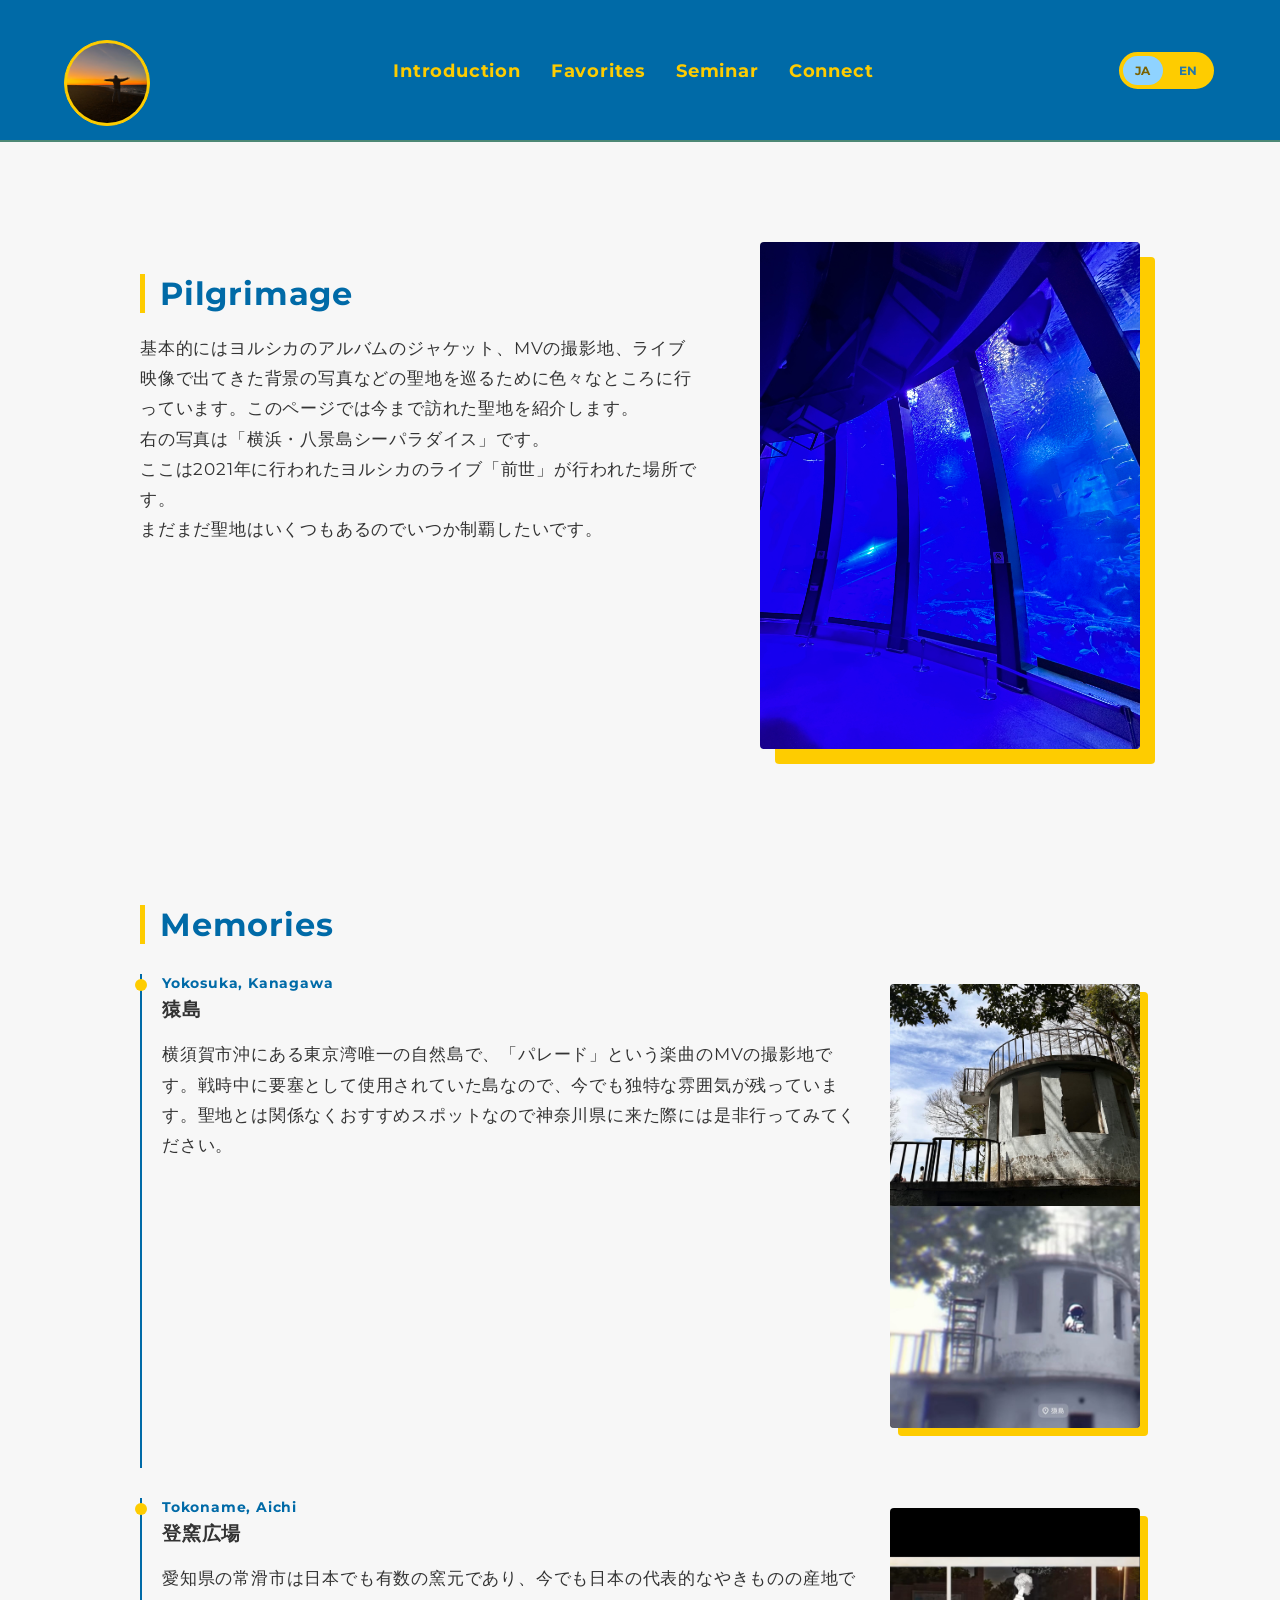
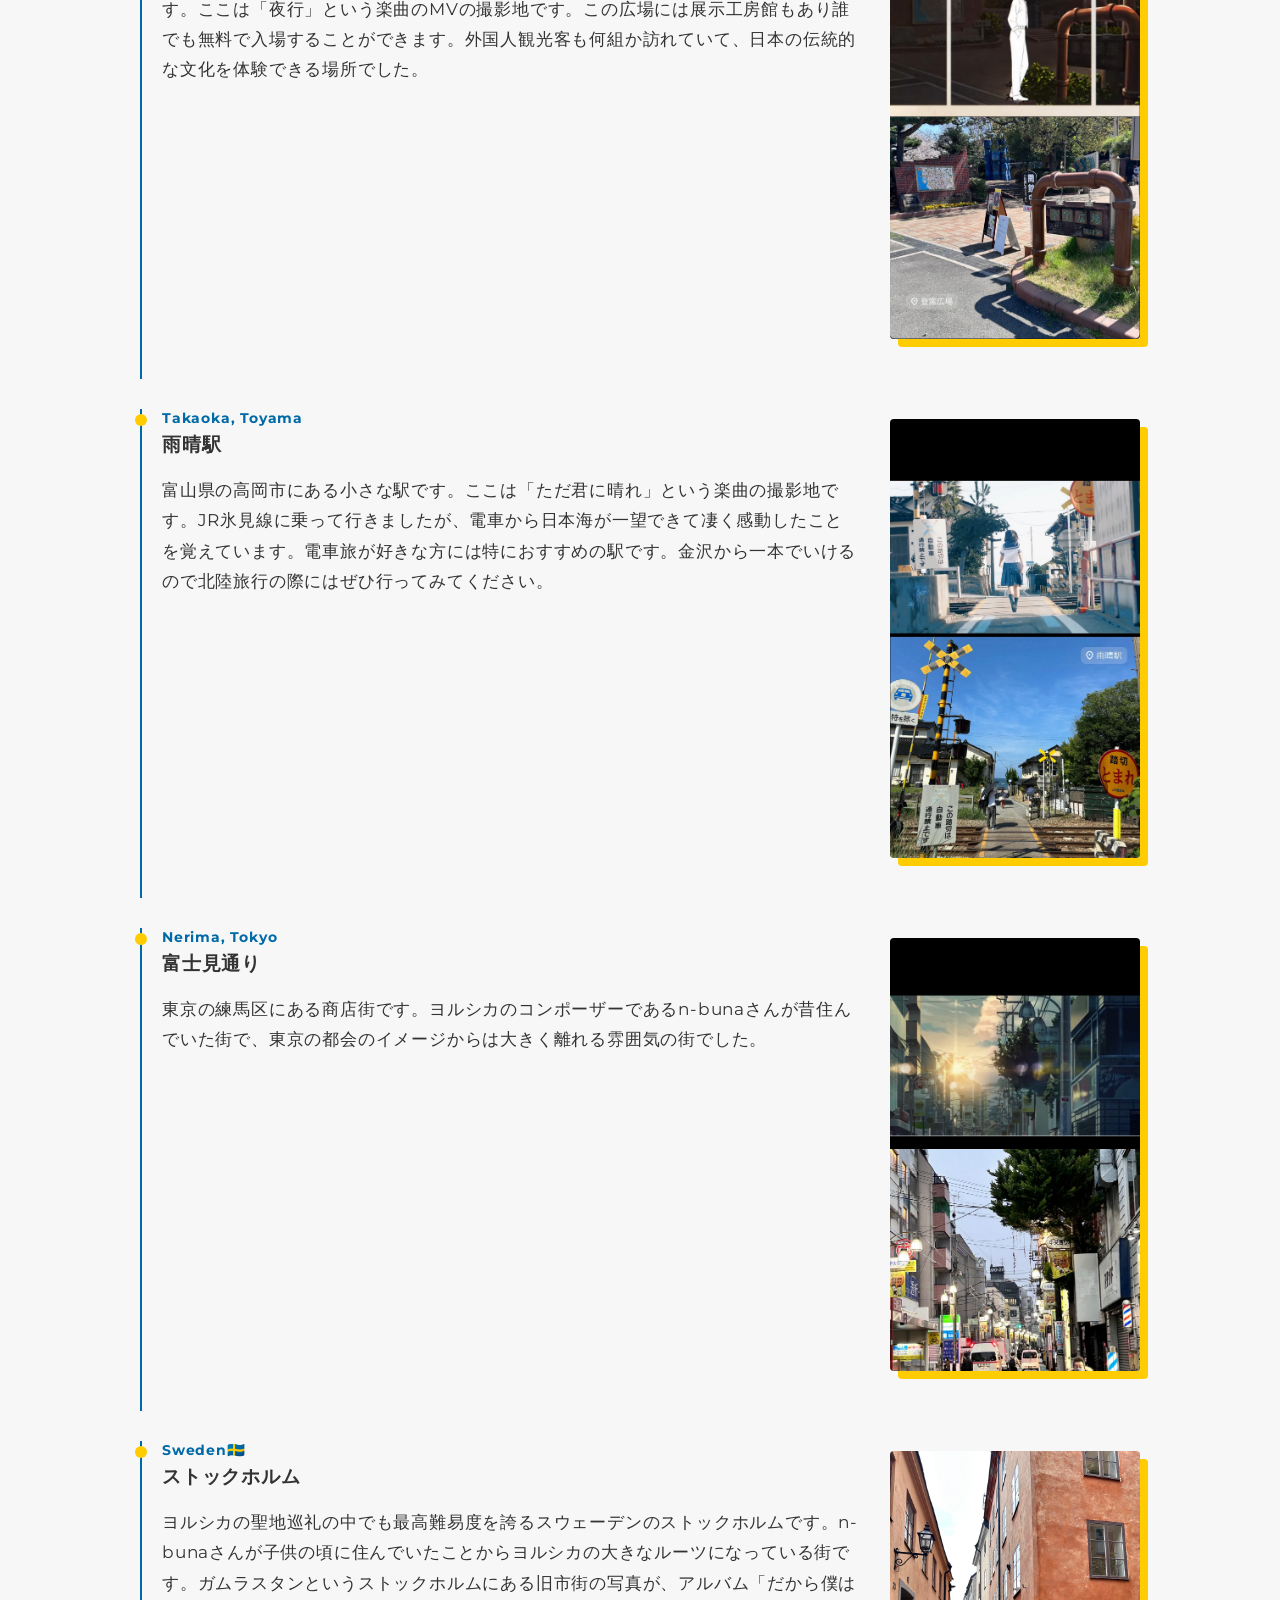
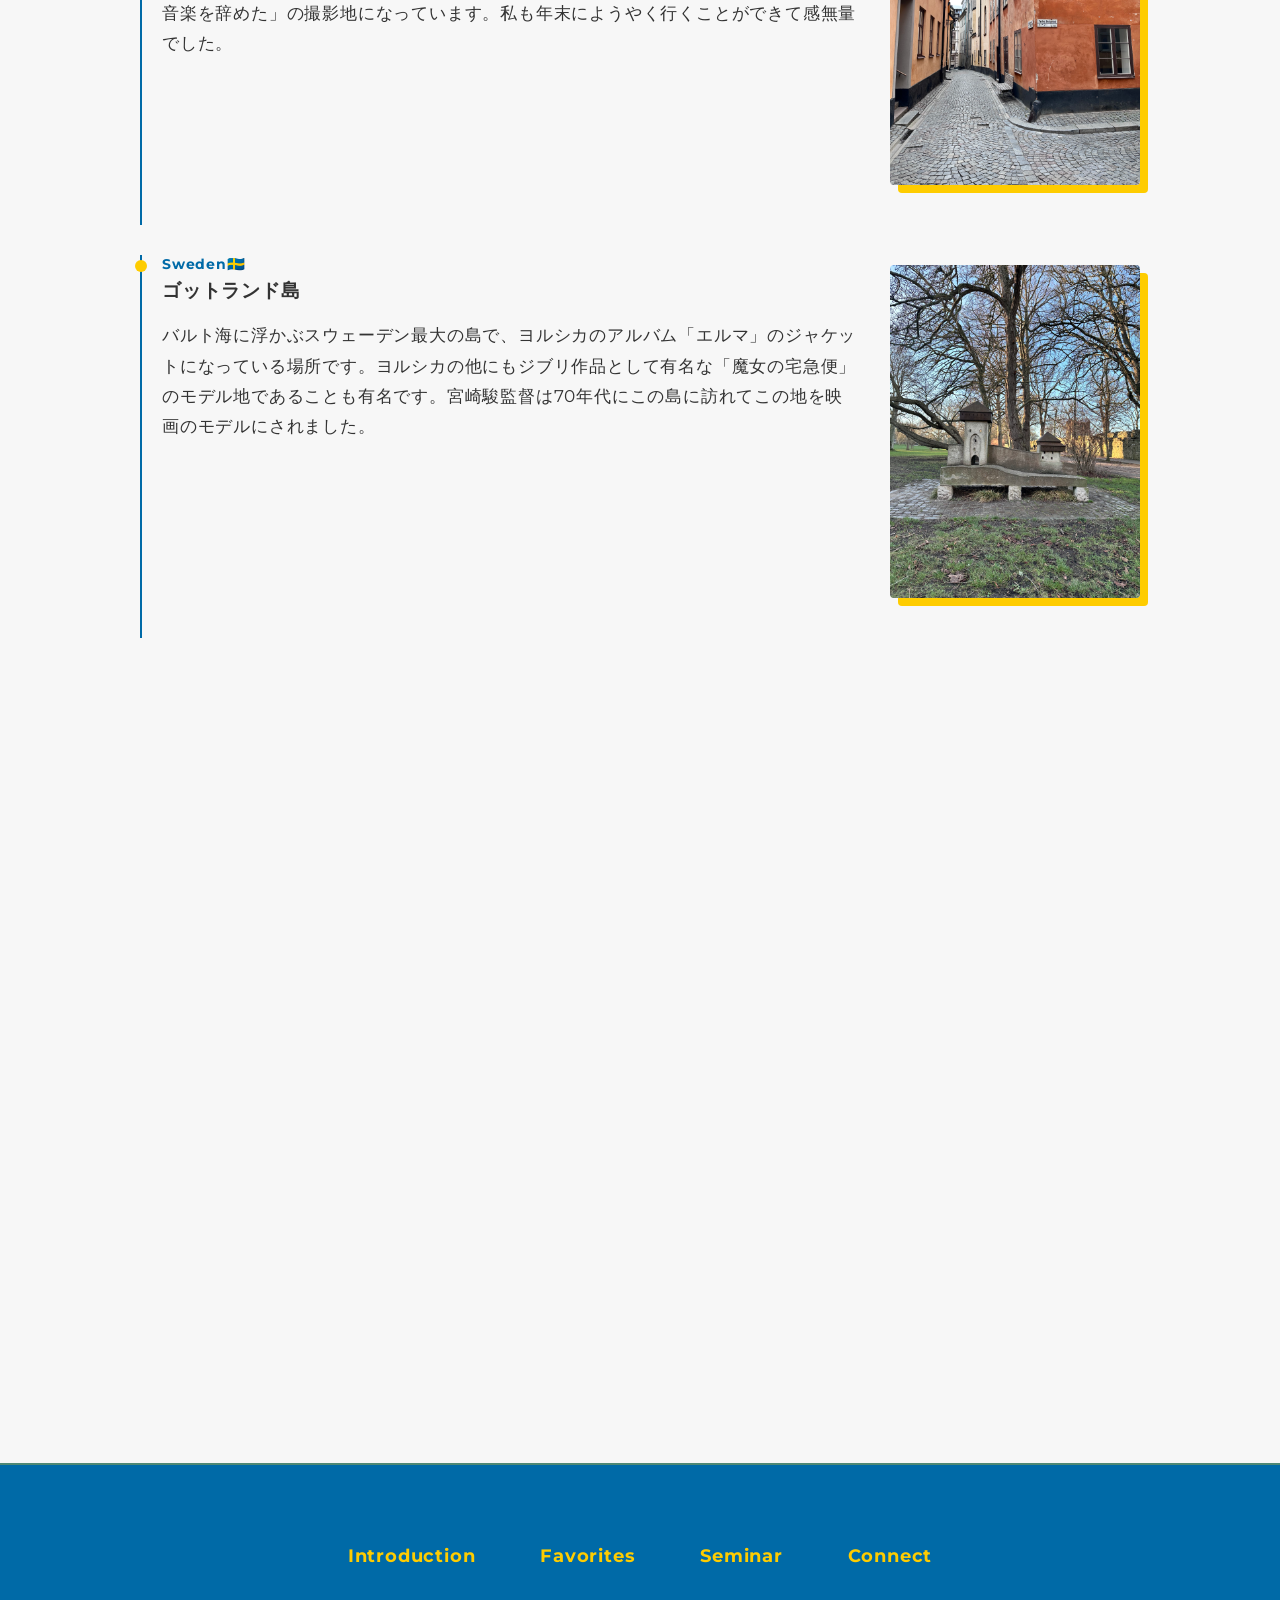
<file: pilgrimage.html>
<!DOCTYPE html>
<html lang="ja">
<head>
    <meta charset="UTF-8">
    <meta name="viewport" content="width=device-width, initial-scale=1.0">
    <title>Pilgrimage - Taishi Katsura official website</title>
    <link href="https://fonts.googleapis.com/css2?family=Montserrat:wght@400;700&display=swap" rel="stylesheet">
    <link rel="stylesheet" href="introduce.css">
</head>
<body style="background-color: #f7f7f7;"> 

    <header class="site-header">
        <div class="header-inner">
            <div class="header-logo">
                <a href="about.html">
                    <img src="IMG_9388.jpg" alt="Home Logo" class="logo-circle"> 
                </a>
            </div>
            <nav class="header-nav">
                <a href="about.html" data-lang-ja="Introduction" data-lang-en="Introduction">Introduction</a>
                <a href="favorites.html" data-lang-ja="Favorites" data-lang-en="Favorites">Favorites</a>
                <a href="seminar.html" data-lang-ja="Seminar" data-lang-en="Seminar">Seminar</a>
                <a href="connect.html" data-lang-ja="Connect" data-lang-en="Connect">Connect</a>
            </nav>
            <!-- 言語切り替えトグルボタン -->
            <div class="lang-switch">
                <button id="lang-toggle-ja" class="lang-btn active" onclick="switchLanguage('ja')">JA</button>
                <span class="lang-divider">/</span>
                <button id="lang-toggle-en" class="lang-btn" onclick="switchLanguage('en')">EN</button>
            </div>
        </div>
    </header>

    <main class="about-content">
        <div class="content-inner">
            
            <section class="profile-block">
                <div class="profile-flex-container">
                    <div class="profile-text-content">
                        <h3 data-lang-ja="Pilgrimage" data-lang-en="Pilgrimage">Pilgrimage</h3>
                        <p data-lang-ja="基本的にはヨルシカのアルバムのジャケット、MVの撮影地、ライブ映像で出てきた背景の写真などの聖地を巡るために色々なところに行っています。このページでは今まで訪れた聖地を紹介します。<br>右の写真は「横浜・八景島シーパラダイス」です。<br>ここは2021年に行われたヨルシカのライブ「前世」が行われた場所です。<br>まだまだ聖地はいくつもあるのでいつか制覇したいです。" 
                           data-lang-en="I travel to various locations mainly to visit real-life locations featured in Yorushika's album covers, music videos, and live concert visuals. On this page, I introduce the sacred spots I have visited so far.<br>The photo on the right is Yokohama Hakkeijima Sea Paradise, where Yorushika held their online live concert 'Zense' in 2021.<br>There are still many more locations to visit, and I hope to explore them all someday!">
                            基本的にはヨルシカのアルバムのジャケット、MVの撮影地、ライブ映像で出てきた背景の写真などの聖地を巡るために色々なところに行っています。このページでは今まで訪れた聖地を紹介します。<br>右の写真は「横浜・八景島シーパラダイス」です。<br>ここは2021年に行われたヨルシカのライブ「前世」が行われた場所です。<br>まだまだ聖地はいくつもあるのでいつか制覇したいです。
                        </p>
                    </div>
                    <div class="profile-photo">
                        <img src="IMG_1809.jpg" alt="横浜">
                    </div>
                </div>
            </section>

            <section class="history-block">
                <div class="profile-flex-container reverse">
                    <div class="profile-text-content">
                        <h3 data-lang-ja="Memories" data-lang-en="Memories">Memories</h3>
                        <div class="timeline">
                            
                            <div class="timeline-item content-flex">
                                <div class="item-text">
                                    <span class="date">Yokosuka, Kanagawa</span>
                                    <h4 data-lang-ja="猿島" data-lang-en="Sarushima Island">猿島</h4>
                                    <p data-lang-ja="横須賀市沖にある東京湾唯一の自然島で、「パレード」という楽曲のMVの撮影地です。戦時中に要塞として使用されていた島なので、今でも独特な雰囲気が残っています。聖地とは関係なくおすすめスポットなので神奈川県に来た際には是非行ってみてください。" 
                                       data-lang-en="The only natural island in Tokyo Bay, located off Yokosuka City, and the music video location for the song 'Parade.' Used as a fortress during wartime, it retains a uniquely atmosphere today. Even setting aside its significance as a Yorushika spot, it is a fantastic location that I highly recommend visiting in Kanagawa.">
                                        横須賀市沖にある東京湾唯一の自然島で、「パレード」という楽曲のMVの撮影地です。戦時中に要塞として使用されていた島なので、今でも独特な雰囲気が残っています。聖地とは関係なくおすすめスポットなので神奈川県に来た際には是非行ってみてください。
                                    </p>
                                </div>
                                <div class="item-photo">
                                    <img src="IMG_6149.jpeg" alt="猿島">
                                </div>
                            </div>

                            <div class="timeline-item content-flex">
                                <div class="item-text">
                                    <span class="date">Tokoname, Aichi</span>
                                    <h4 data-lang-ja="登窯広場" data-lang-en="Noborigama Plaza">登窯広場</h4>
                                    <p data-lang-ja="愛知県の常滑市は日本でも有数の窯元であり、今でも日本の代表的なやきものの産地です。ここは「夜行」という楽曲のMVの撮影地です。この広場には展示工房館もあり誰でも無料で入場することができます。外国人観光客も何組か訪れていて、日本の伝統的な文化を体験できる場所でした。" 
                                       data-lang-en="Tokoname City in Aichi Prefecture is one of Japan's leading pottery centers. This area served as the music video filming location for 'Night Journey.' The plaza houses an exhibition craft hall with free admission, offering visitors a wonderful opportunity to experience traditional Japanese pottery culture.">
                                        愛知県の常滑市は日本でも有数の窯元であり、今でも日本の代表的なやきものの産地です。ここは「夜行」という楽曲のMVの撮影地です。この広場には展示工房館もあり誰でも無料で入場することができます。外国人観光客も何組か訪れていて、日本の伝統的な文化を体験できる場所でした。
                                    </p>
                                </div>
                                <div class="item-photo">
                                    <img src="IMG_6150.jpeg" alt="登窯広場">
                                </div>
                            </div>

                            <div class="timeline-item content-flex">
                                <div class="item-text">
                                    <span class="date">Takaoka, Toyama</span>
                                    <h4 data-lang-ja="雨晴駅" data-lang-en="Amaharashi Station">雨晴駅</h4>
                                    <p data-lang-ja="富山県の高岡市にある小さな駅です。ここは「ただ君に晴れ」という楽曲の撮影地です。JR氷見線に乗って行きましたが、電車から日本海が一望できて凄く感動したことを覚えています。電車旅が好きな方には特におすすめの駅です。金沢から一本でいけるので北陸旅行の際にはぜひ行ってみてください。" 
                                       data-lang-en="A small coastal station in Takaoka City, Toyama, and the location featured in 'Just a Sunny Day.' Riding the JR Himi Line offers a breathtaking panoramic view of the Sea of Japan right from the train window. It is accessible directly from Kanazawa, making it a must-visit spot for train travel enthusiasts exploring the Hokuriku region.">
                                        富山県の高岡市にある小さな駅です。ここは「ただ君に晴れ」という楽曲の撮影地です。JR氷見線に乗って行きましたが、電車から日本海が一望できて凄く感動したことを覚えています。電車旅が好きな方には特におすすめの駅です。金沢から一本でいけるので北陸旅行の際にはぜひ行ってみてください。
                                    </p>
                                </div>
                                <div class="item-photo">
                                    <img src="IMG_6151.jpeg" alt="雨晴駅">
                                </div>
                            </div>

                            <div class="timeline-item content-flex">
                                <div class="item-text">
                                    <span class="date">Nerima, Tokyo</span>
                                    <h4 data-lang-ja="富士見通り" data-lang-en="Fujimi-dori Shopping Street">富士見通り</h4>
                                    <p data-lang-ja="東京の練馬区にある商店街です。ヨルシカのコンポーザーであるn-bunaさんが昔住んでいた街で、東京の都会のイメージからは大きく離れる雰囲気の街でした。" 
                                       data-lang-en="A local shopping street in Nerima Ward, Tokyo. This is the neighborhood where n-buna, Yorushika's composer, used to live. It offers a cozy, nostalgic atmosphere that stands in delightful contrast to the typical image of bustling central Tokyo.">
                                        東京の練馬区にある商店街です。ヨルシカのコンポーザーであるn-bunaさんが昔住んでいた街で、東京の都会のイメージからは大きく離れる雰囲気の街でした。
                                    </p>
                                </div>
                                <div class="item-photo">
                                    <img src="IMG_6153.jpeg" alt="富士見通り">
                                </div>
                            </div>

                            <div class="timeline-item content-flex">
                                <div class="item-text">
                                    <span class="date">Sweden🇸🇪</span>
                                    <h4 data-lang-ja="ストックホルム" data-lang-en="Stockholm">ストックホルム</h4>
                                    <p data-lang-ja="ヨルシカの聖地巡礼の中でも最高難易度を誇るスウェーデンのストックホルムです。n-bunaさんが子供の頃に住んでいたことからヨルシカの大きなルーツになっている街です。ガムラスタンというストックホルムにある旧市街の写真が、アルバム「だから僕は音楽を辞めた」の撮影地になっています。私も年末にようやく行くことができて感無量でした。" 
                                       data-lang-en="Stockholm, Sweden—one of the most distant real-life locations for Yorushika fans. Because n-buna lived here during his childhood, the city forms a major root of Yorushika's music. Photos taken in Gamla Stan, the historic old town, were used for the cover of 'That's Why I Gave Up on Music.' Finally visiting this place at the end of the year was an unforgettable experience.">
                                        ヨルシカの聖地巡礼の中でも最高難易度を誇るスウェーデンのストックホルムです。n-bunaさんが子供の頃に住んでいたことからヨルシカの大きなルーツになっている街です。ガムラスタンというストックホルムにある旧市街の写真が、アルバム「だから僕は音楽を辞めた」の撮影地になっています。私も年末にようやく行くことができて感無量でした。
                                    </p>
                                </div>
                                <div class="item-photo">
                                    <img src="IMG_4854.jpeg" alt="ストックホルム">
                                </div>
                            </div>

                            <div class="timeline-item content-flex">
                                <div class="item-text">
                                    <span class="date">Sweden🇸🇪</span>
                                    <h4 data-lang-ja="ゴットランド島" data-lang-en="Gotland">ゴットランド島</h4>
                                    <p data-lang-ja="バルト海に浮かぶスウェーデン最大の島で、ヨルシカのアルバム「エルマ」のジャケットになっている場所です。ヨルシカの他にもジブリ作品として有名な「魔女の宅急便」のモデル地であることも有名です。宮崎駿監督は70年代にこの島に訪れてこの地を映画のモデルにされました。" 
                                       data-lang-en="Sweden's largest island in the Baltic Sea, featured on the album cover of 'Elma.' Beyond its connection to Yorushika, it is also famous as one of the visual inspirations for Studio Ghibli's 'Kiki's Delivery Service,' which Director Hayao Miyazaki visited in the 1970s.">
                                        バルト海に浮かぶスウェーデン最大の島で、ヨルシカのアルバム「エルマ」のジャケットになっている場所です。ヨルシカの他にもジブリ作品として有名な「魔女の宅急便」のモデル地であることも有名です。宮崎駿監督は70年代にこの島に訪れてこの地を映画のモデルにされました。
                                    </p>
                                </div>
                                <div class="item-photo">
                                    <img src="IMG_5047.jpeg" alt="ゴットランド島">
                                </div>
                            </div>

                            <div class="timeline-item content-flex">
                                <div class="item-text">
                                    <span class="date">Sweden🇸🇪</span>
                                    <h4 data-lang-ja="ルンド" data-lang-en="Lund">ルンド</h4>
                                    <p data-lang-ja="スウェーデンの南部にある古都ルンドにあるルンド大聖堂です。デンマークのコペンハーゲンからとても近く、電車で移動しました。人の量も多すぎず、建物はとても綺麗な街で滞在時間こそ短かったものの強く印象に残っています。" 
                                       data-lang-en="Lund Cathedral in the historic city of Lund, southern Sweden. Located very close to Copenhagen, Denmark, I traveled there by train. Although my stay was brief, the charming architecture and peaceful townscape left a lasting impression.">
                                        スウェーデンの南部にある古都ルンドにあるルンド大聖堂です。デンマークのコペンハーゲンからとても近く、電車で移動しました。人の量も多すぎず、建物はとても綺麗な街で滞在時間こそ短かったものの強く印象に残っています。
                                    </p>
                                </div>
                                <div class="item-photo">
                                    <img src="IMG_6156.jpeg" alt="ルンド">
                                </div>
                            </div>

                        </div>
                    </div>
                </div>
            </section>
        </div>
    </main>

    <footer>
        <div class="footer-inner">
            <nav class="footer-site-menu">
                <a href="about.html" data-lang-ja="Introduction" data-lang-en="Introduction">Introduction</a>
                <a href="favorites.html" data-lang-ja="Favorites" data-lang-en="Favorites">Favorites</a>
                <a href="seminar.html" data-lang-ja="Seminar" data-lang-en="Seminar">Seminar</a>
                <a href="connect.html" data-lang-ja="Connect" data-lang-en="Connect">Connect</a>
            </nav>
        </div>
    </footer>

    <script src="script.js"></script>
</body>
</html>
</file>
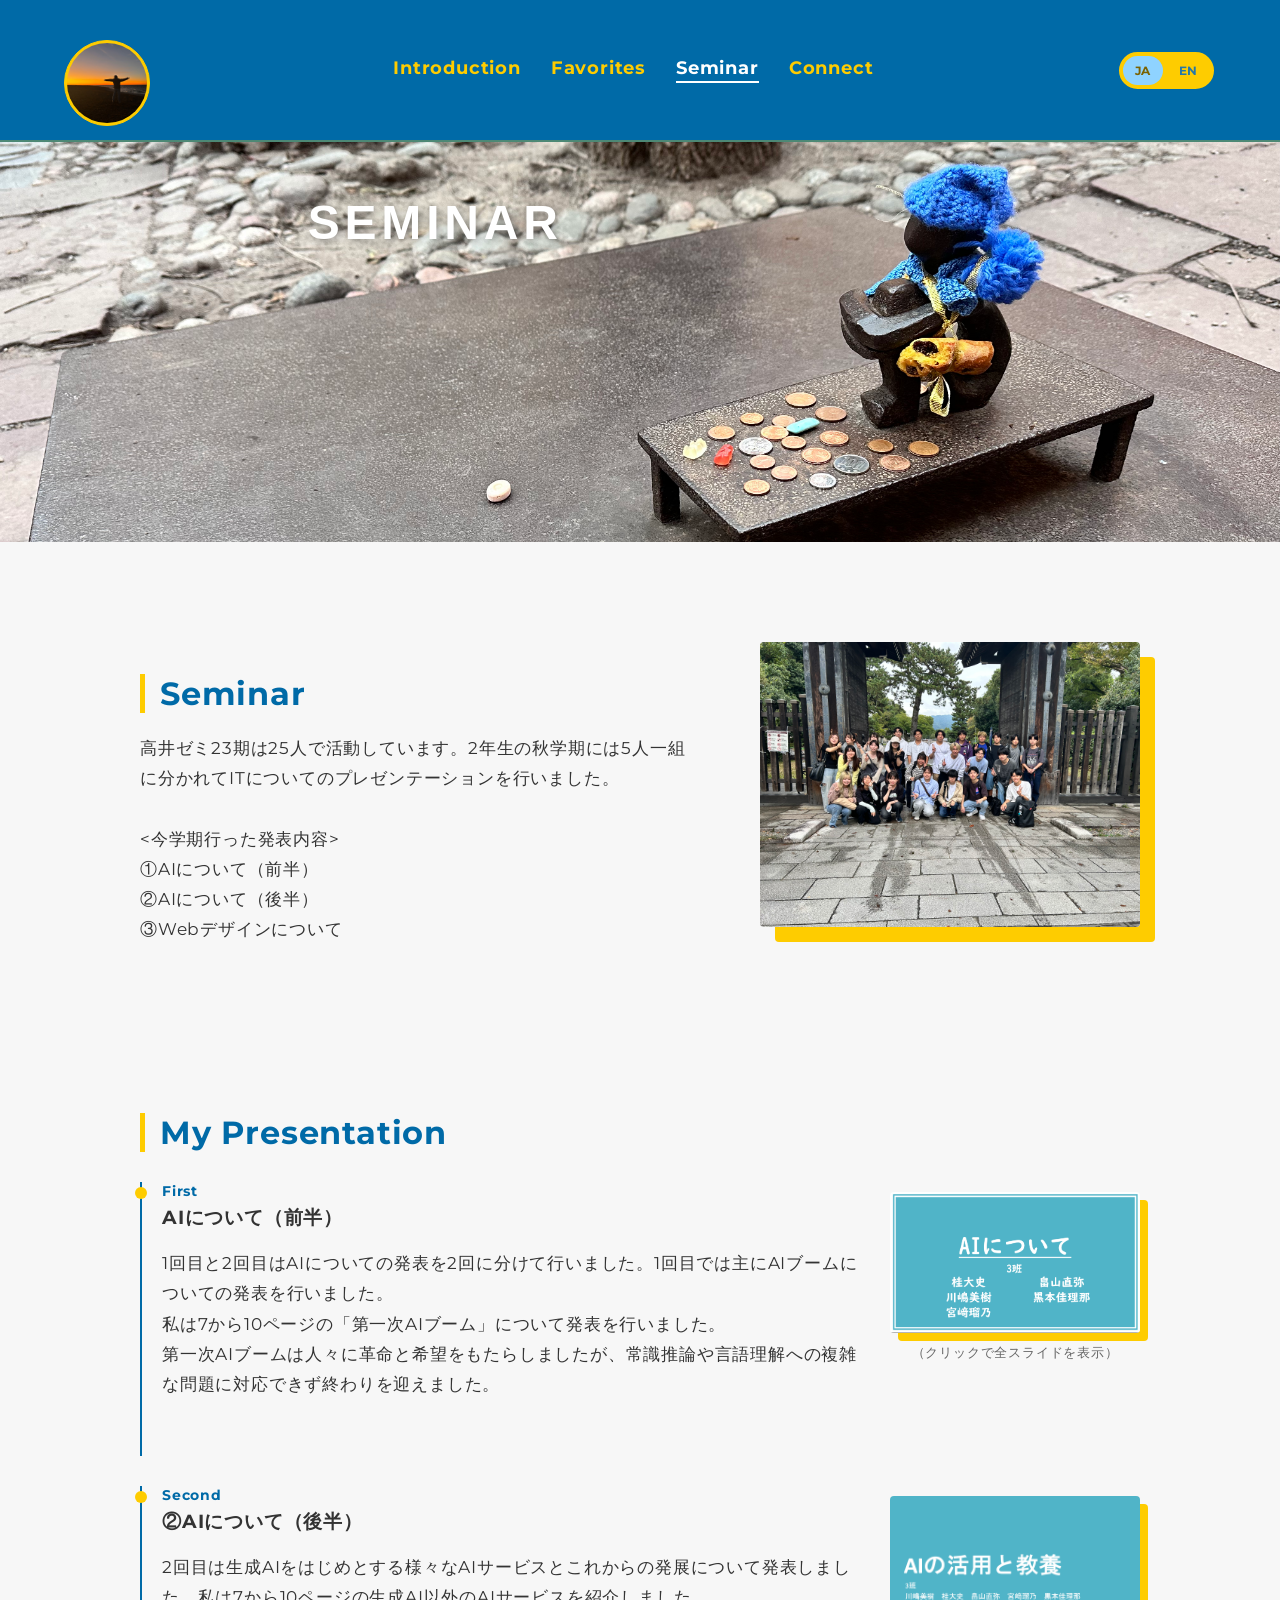
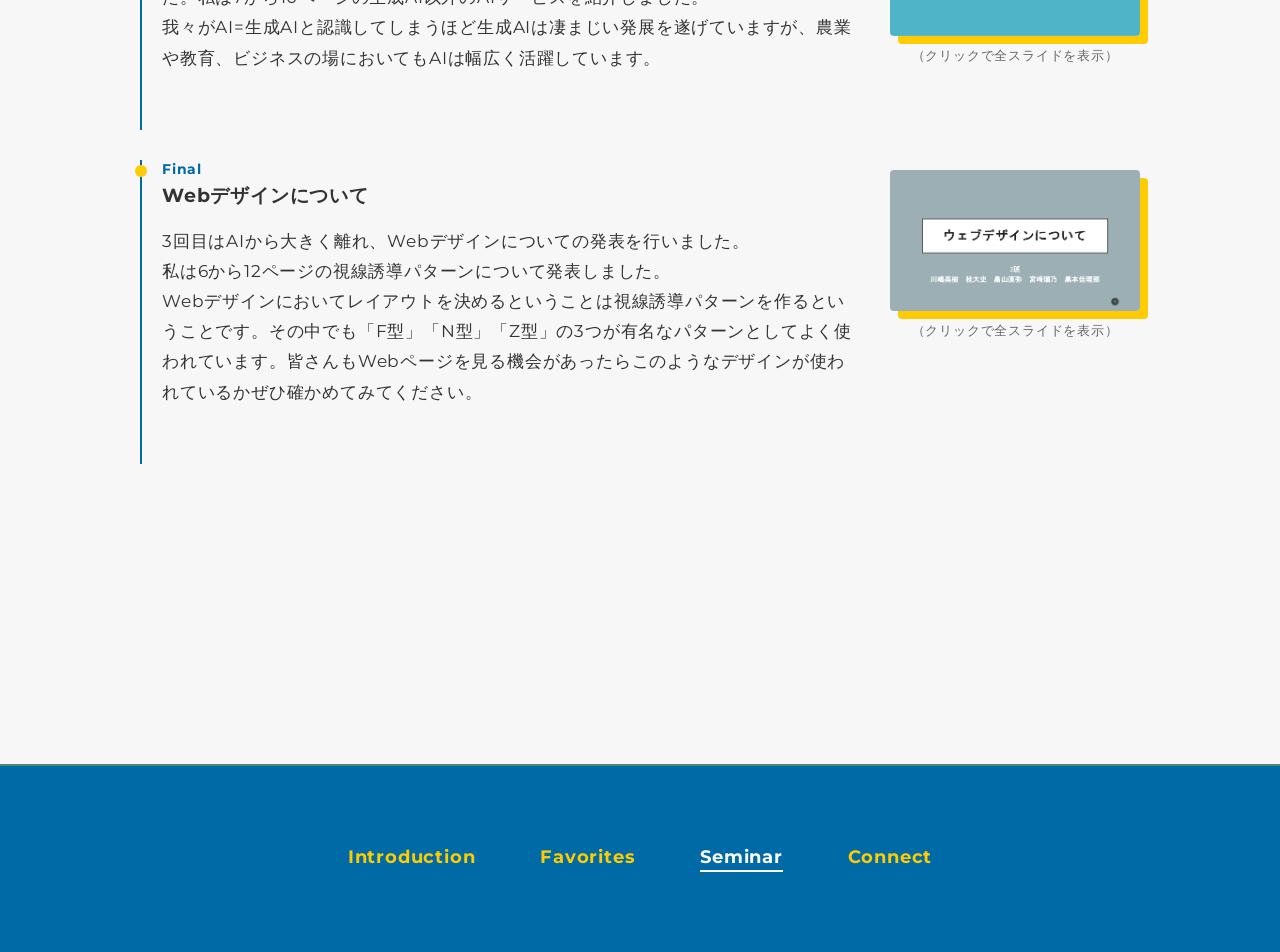
<file: seminar.html>
<!DOCTYPE html>
<html lang="ja">
<head>
    <meta charset="UTF-8">
    <meta name="viewport" content="width=device-width, initial-scale=1.0">
    <title>About Me - Taishi Katsura official website</title>
    <link href="https://fonts.googleapis.com/css2?family=Montserrat:wght@400;700&display=swap" rel="stylesheet">
    <link rel="stylesheet" href="introduce.css">
</head>
<body style="background-color: #f7f7f7;"> 

    <header class="site-header">
        <div class="header-inner">
            <div class="header-logo">
                <a href="index.html">
                    <img src="IMG_9388.jpg" alt="Home Logo" class="logo-circle"> 
                </a>
            </div>
            <nav class="header-nav">
                <a href="about.html" data-lang-ja="Introduction" data-lang-en="Introduction">Introduction</a>
                <a href="favorites.html" data-lang-ja="Favorites" data-lang-en="Favorites">Favorites</a>
                <a href="seminar.html" data-lang-ja="Seminar" data-lang-en="Seminar">Seminar</a>
                <a href="connect.html" data-lang-ja="Connect" data-lang-en="Connect">Connect</a>
            </nav>
            <!-- 言語切り替えトグルボタン -->
            <div class="lang-switch">
                <button id="lang-toggle-ja" class="lang-btn active" onclick="switchLanguage('ja')">JA</button>
                <span class="lang-divider">/</span>
                <button id="lang-toggle-en" class="lang-btn" onclick="switchLanguage('en')">EN</button>
            </div>
        </div>
    </header>

    <section class="page-hero">
        <img src="IMG_4877.jpg" alt="Hero Image" class="hero-img hero-pos-bottom">
        <div class="hero-text-container">
            <h1 class="hero-title">Seminar</h1>
        </div>
    </section>

    <main class="about-content">
        <div class="content-inner">
            
            <section class="profile-block">
                <div class="profile-flex-container">
                    <div class="profile-text-content">
                        <h3 data-lang-ja="Seminar" data-lang-en="Seminar">Seminar</h3>
                        <p data-lang-ja="高井ゼミ23期は25人で活動しています。2年生の秋学期には5人一組に分かれてITについてのプレゼンテーションを行いました。<br><br>&lt;今学期行った発表内容&gt;<br>①AIについて（前半）<br>②AIについて（後半）<br>③Webデザインについて" 
                           data-lang-en="The 23rd class of the Takai Seminar consists of 25 students. During the autumn semester of our sophomore year, we divided into groups of five to deliver presentations on IT.<br><br>&lt;Topics Covered This Semester&gt;<br>1. On AI (Part 1)<br>2. On AI (Part 2)<br>3. On Web Design">
                            高井ゼミ23期は25人で活動しています。2年生の秋学期には5人一組に分かれてITについてのプレゼンテーションを行いました。<br><br>
                            &lt;今学期行った発表内容&gt;<br>
                            ①AIについて（前半）<br>
                            ②AIについて（後半）<br>
                            ③Webデザインについて
                        </p>
                    </div>

                    <div class="profile-photo">
                        <img src="IMG_3601.JPG" alt="Profile Photo">
                    </div>
                </div>
            </section>

            <section class="history-block">
                <div class="profile-flex-container reverse">
                    <div class="profile-text-content">
                        <h3 data-lang-ja="My Presentation" data-lang-en="My Presentations">My Presentation</h3>
                        <div class="timeline">
                            
                            <div class="timeline-item content-flex">
                                <div class="item-text">
                                    <span class="date">First</span>
                                    <h4 data-lang-ja="AIについて（前半）" data-lang-en="1. On AI (Part 1)">AIについて（前半）</h4>
                                    <p data-lang-ja="1回目と2回目はAIについての発表を2回に分けて行いました。1回目では主にAIブームについての発表を行いました。<br>私は7から10ページの「第一次AIブーム」について発表を行いました。<br>第一次AIブームは人々に革命と希望をもたらしましたが、常識推論や言語理解への複雑な問題に対応できず終わりを迎えました。" 
                                       data-lang-en="The first two sessions covered AI across two presentations, with the first focusing mainly on the AI boom.<br>I presented pages 7 through 10, covering the 'First AI Boom'.<br>While the First AI Boom brought revolution and hope, it ultimately came to an end due to its inability to handle complex problems like commonsense reasoning and natural language processing.">
                                       1回目と2回目はAIについての発表を2回に分けて行いました。1回目では主にAIブームについての発表を行いました。<br>私は7から10ページの「第一次AIブーム」について発表を行いました。<br>第一次AIブームは人々に革命と希望をもたらしましたが、常識推論や言語理解への複雑な問題に対応できず終わりを迎えました。
                                    </p>
                                </div>
                                <div class="item-photo">
                                    <a href="slide1.pdf" target="_blank">
                                        <img src="slide.png" alt="スライド表紙" class="slide-style" style="width: 100%; height: auto; cursor: pointer;">
                                    </a>
                                    <p data-lang-ja="（クリックで全スライドを表示）" data-lang-en="(Click to view full slide deck)" style="text-align: center; margin-top: 8px; font-size: 0.8rem; color: #666;">
                                        （クリックで全スライドを表示）
                                    </p>
                                </div>
                            </div>

                            <div class="timeline-item content-flex">
                                <div class="item-text">
                                    <span class="date">Second</span>
                                    <h4 data-lang-ja="②AIについて（後半）" data-lang-en="2. On AI (Part 2)">②AIについて（後半）</h4>
                                    <p data-lang-ja="2回目は生成AIをはじめとする様々なAIサービスとこれからの発展について発表しました。私は7から10ページの生成AI以外のAIサービスを紹介しました。<br>我々がAI=生成AIと認識してしまうほど生成AIは凄まじい発展を遂げていますが、農業や教育、ビジネスの場においてもAIは幅広く活躍しています。" 
                                       data-lang-en="In the second session, we presented various AI services including Generative AI and their future outlook. I introduced AI applications beyond Generative AI on pages 7 through 10.<br>While Generative AI has made dramatic advances—leading many to view AI solely as Generative AI—AI technologies are also widely utilized across fields like agriculture, education, and business.">
                                       2回目は生成AIをはじめとする様々なAIサービスとこれからの発展について発表しました。私は7から10ページの生成AI以外のAIサービスを紹介しました。<br>我々がAI=生成AIと認識してしまうほど生成AIは凄まじい発展を遂げていますが、農業や教育、ビジネスの場においてもAIは幅広く活躍しています。
                                    </p>
                                </div>
                                <div class="item-photo">
                                    <a href="slide2.pdf" target="_blank">
                                        <img src="slide2.png" alt="スライド表紙" class="slide-style" style="width: 100%; height: auto; cursor: pointer;">
                                    </a>
                                    <p data-lang-ja="（クリックで全スライドを表示）" data-lang-en="(Click to view full slide deck)" style="text-align: center; margin-top: 8px; font-size: 0.8rem; color: #666;">
                                        （クリックで全スライドを表示）
                                    </p>
                                </div>
                            </div>

                            <div class="timeline-item content-flex">
                                <div class="item-text">
                                    <span class="date">Final</span>
                                    <h4 data-lang-ja="Webデザインについて" data-lang-en="3. On Web Design">Webデザインについて</h4>
                                    <p data-lang-ja="3回目はAIから大きく離れ、Webデザインについての発表を行いました。<br>私は6から12ページの視線誘導パターンについて発表しました。<br>Webデザインにおいてレイアウトを決めるということは視線誘導パターンを作るということです。その中でも「F型」「N型」「Z型」の3つが有名なパターンとしてよく使われています。皆さんもWebページを見る機会があったらこのようなデザインが使われているかぜひ確かめてみてください。" 
                                       data-lang-en="Moving away from AI, our third presentation focused on Web Design.<br>I presented pages 6 through 12, explaining visual reading and scanning patterns.<br>In web design, structuring a layout essentially means guiding the user's eye tracking. The 'F-pattern', 'N-pattern', and 'Z-pattern' are three widely recognized techniques. Keep an eye out for these structures next time you browse a web page!">
                                       3回目はAIから大きく離れ、Webデザインについての発表を行いました。<br>私は6から12ページの視線誘導パターンについて発表しました。<br>Webデザインにおいてレイアウトを決めるということは視線誘導パターンを作るということです。その中でも「F型」「N型」「Z型」の3つが有名なパターンとしてよく使われています。皆さんもWebページを見る機会があったらこのようなデザインが使われているかぜひ確かめてみてください。
                                    </p>
                                </div>
                                <div class="item-photo">
                                    <a href="slide3.pdf" target="_blank">
                                        <img src="slide3.png" alt="スライド表紙" class="slide-style" style="width: 100%; height: auto; cursor: pointer;">
                                    </a>
                                    <p data-lang-ja="（クリックで全スライドを表示）" data-lang-en="(Click to view full slide deck)" style="text-align: center; margin-top: 8px; font-size: 0.8rem; color: #666;">
                                        （クリックで全スライドを表示）
                                    </p>
                                </div>
                            </div>

                        </div>
                    </div>
                </div>
            </section>
        </div>
    </main>

    <footer>
        <div class="footer-inner">
            <nav class="footer-site-menu">
                <a href="about.html" data-lang-ja="Introduction" data-lang-en="Introduction">Introduction</a>
                <a href="favorites.html" data-lang-ja="Favorites" data-lang-en="Favorites">Favorites</a>
                <a href="seminar.html" data-lang-ja="Seminar" data-lang-en="Seminar">Seminar</a>
                <a href="connect.html" data-lang-ja="Connect" data-lang-en="Connect">Connect</a>
            </nav>
        </div>
    </footer>

    <script src="script.js"></script>
</body>
</html>
</file>
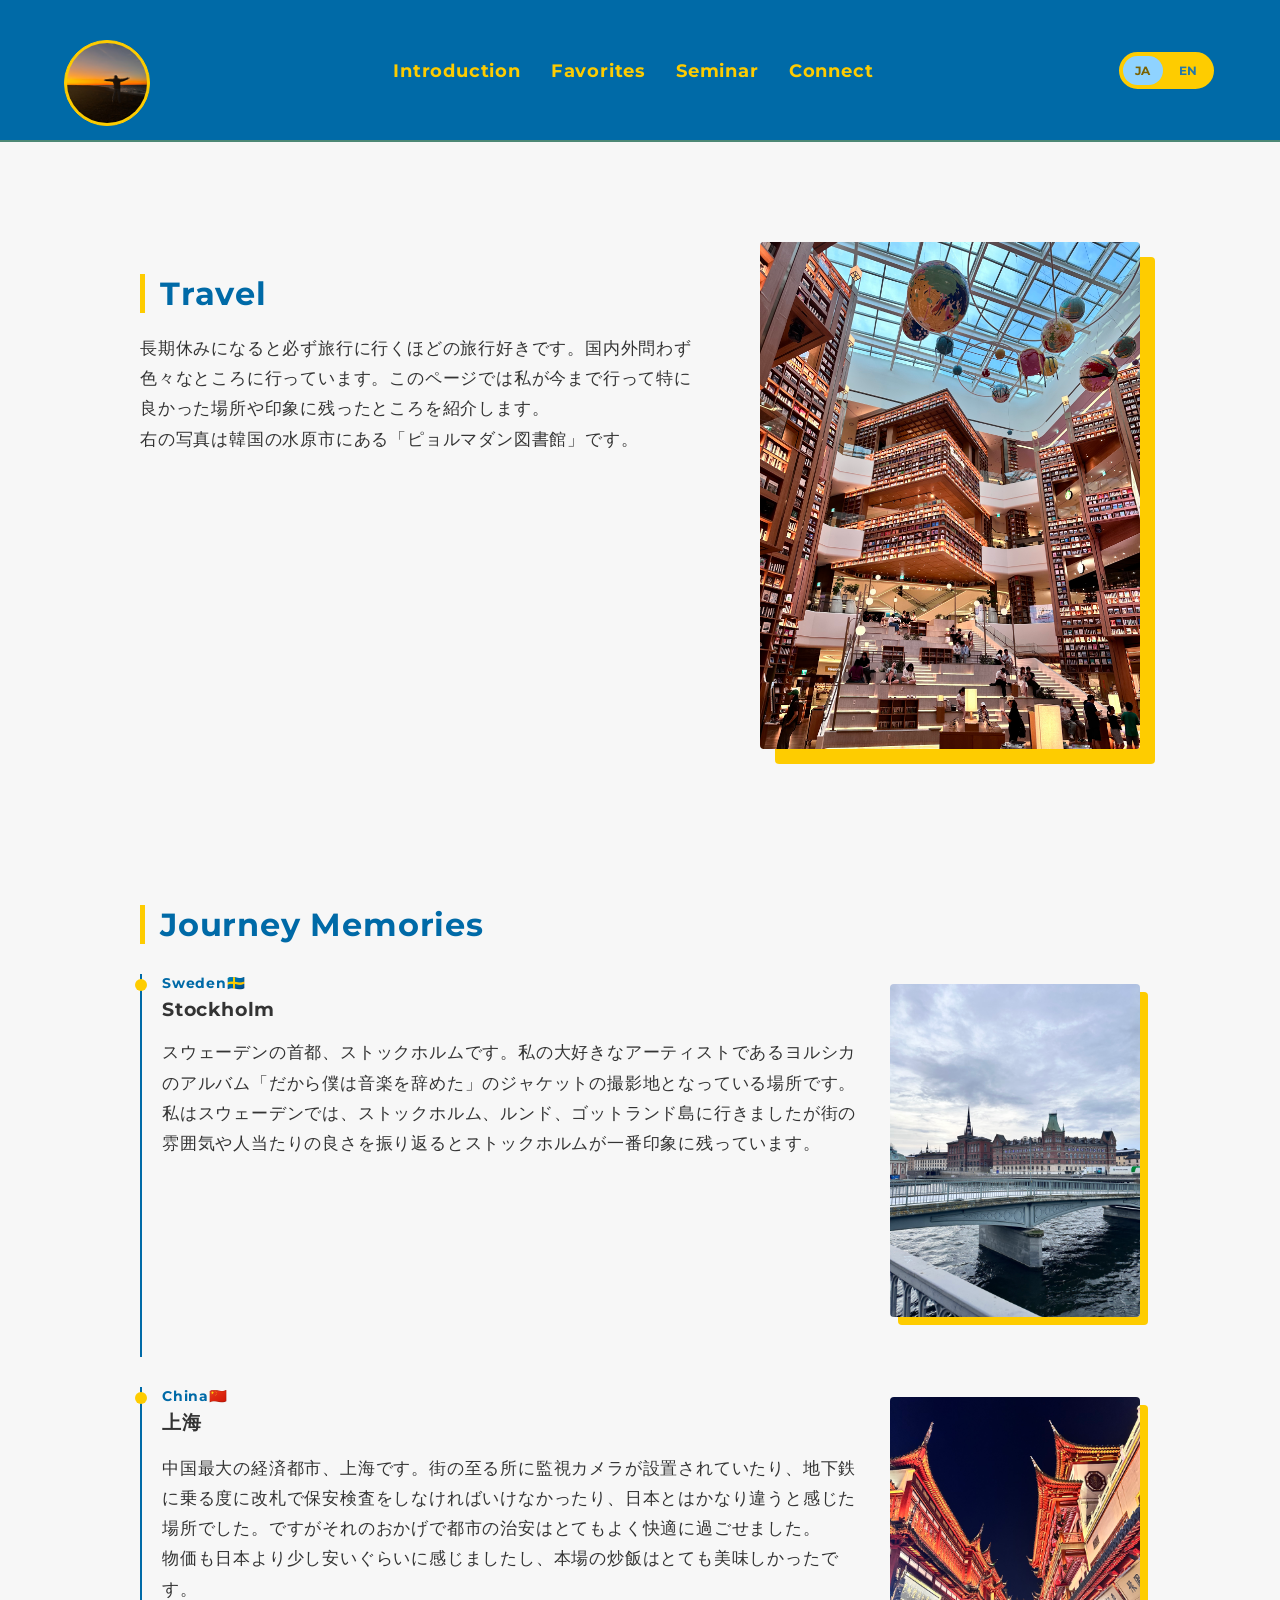
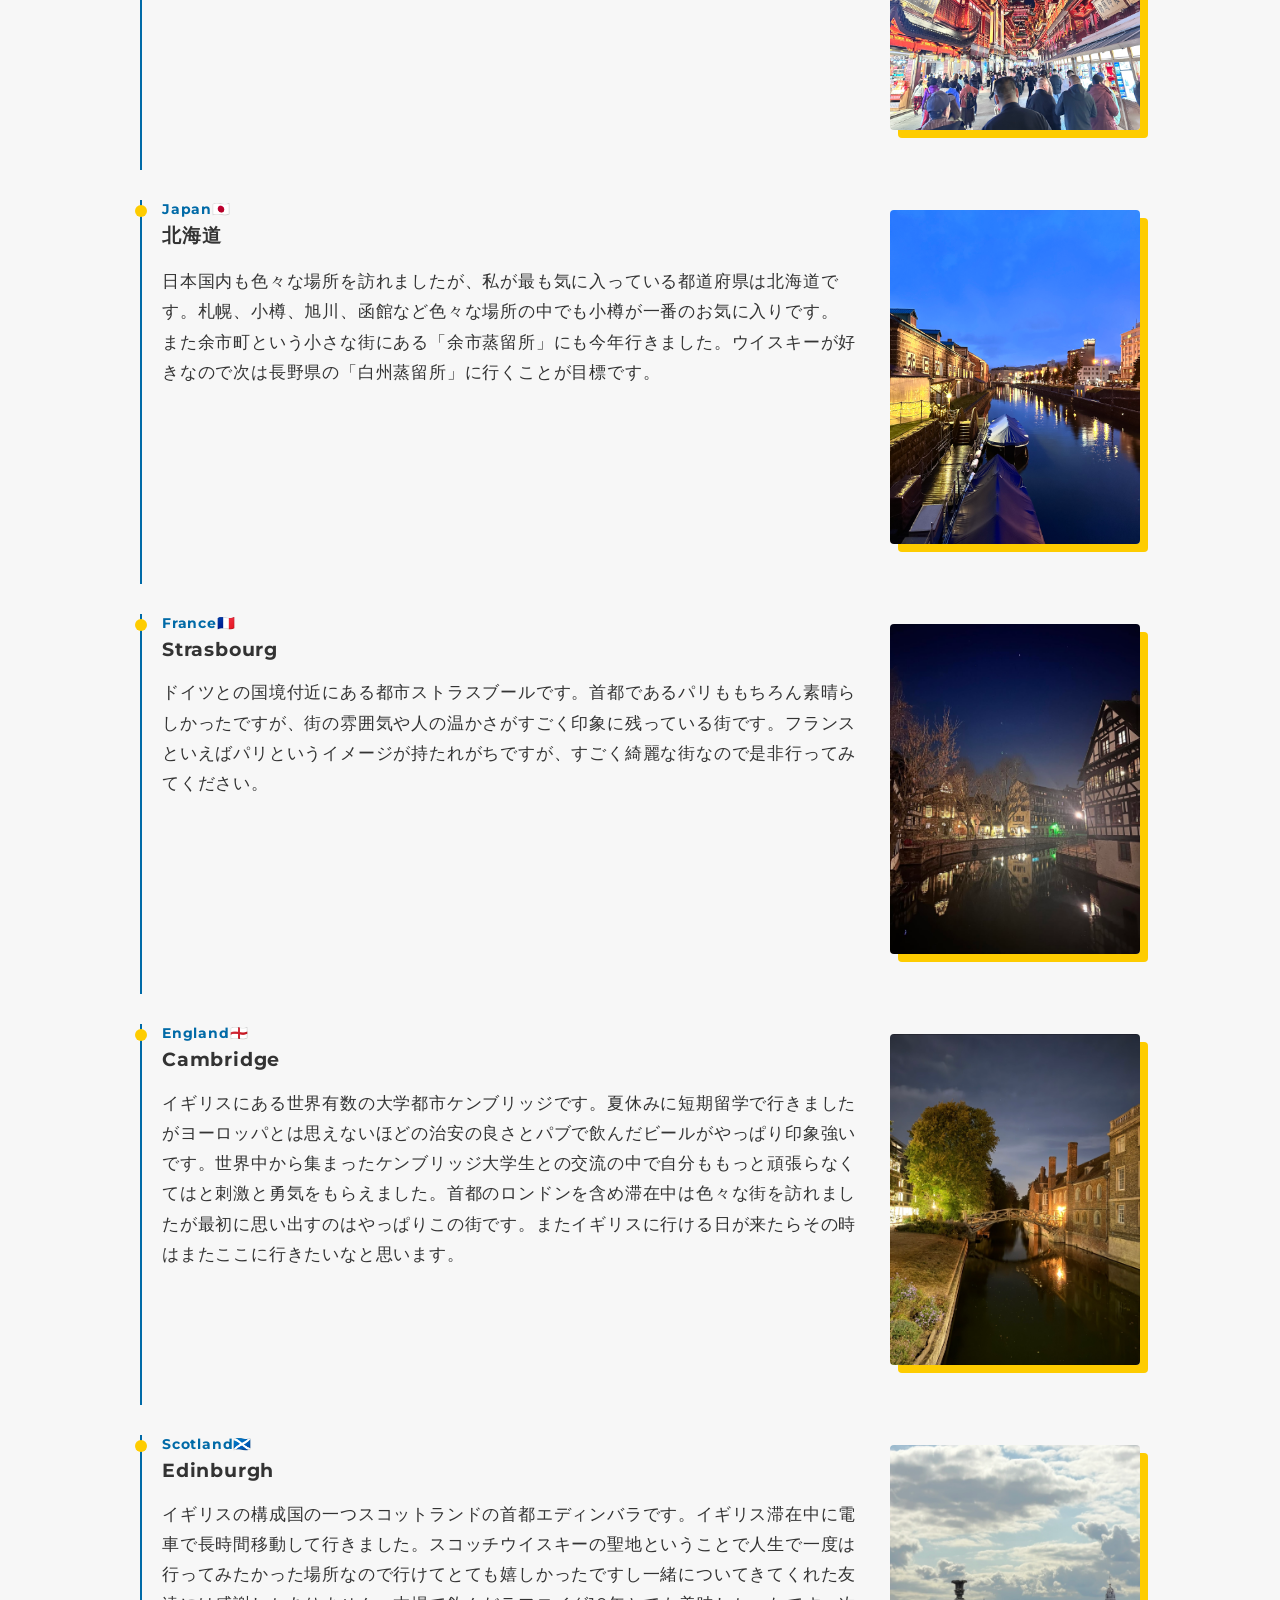
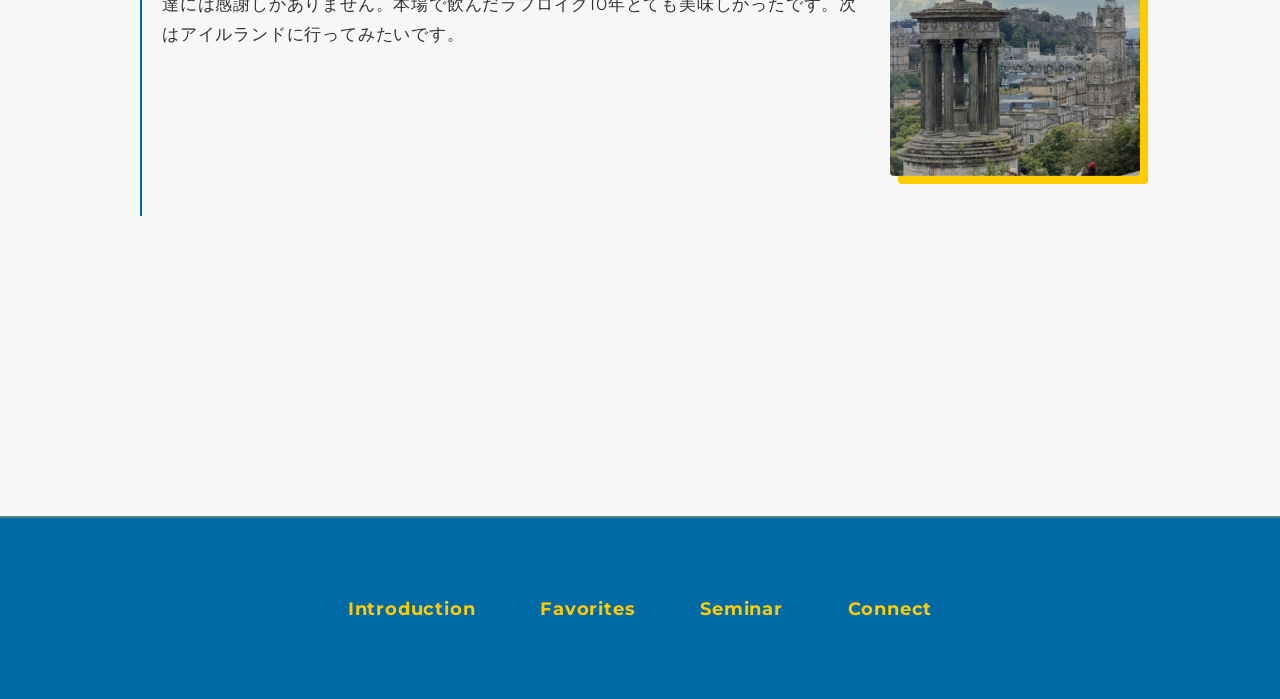
<file: travel.html>
<!DOCTYPE html>
<html lang="ja">
<head>
    <meta charset="UTF-8">
    <meta name="viewport" content="width=device-width, initial-scale=1.0">
    <title>Travel - Taishi Katsura official website</title>
    <link href="https://fonts.googleapis.com/css2?family=Montserrat:wght@400;700&display=swap" rel="stylesheet">
    <link rel="stylesheet" href="introduce.css">
</head>
<body style="background-color: #f7f7f7;"> 

    <header class="site-header">
        <div class="header-inner">
            <div class="header-logo">
                <a href="about.html">
                    <img src="IMG_9388.jpg" alt="Home Logo" class="logo-circle"> 
                </a>
            </div>
            <nav class="header-nav">
                <a href="about.html" data-lang-ja="Introduction" data-lang-en="Introduction">Introduction</a>
                <a href="favorites.html" data-lang-ja="Favorites" data-lang-en="Favorites">Favorites</a>
                <a href="seminar.html" data-lang-ja="Seminar" data-lang-en="Seminar">Seminar</a>
                <a href="connect.html" data-lang-ja="Connect" data-lang-en="Connect">Connect</a>
            </nav>
            <!-- 言語切り替えトグルボタン -->
            <div class="lang-switch">
                <button id="lang-toggle-ja" class="lang-btn active" onclick="switchLanguage('ja')">JA</button>
                <span class="lang-divider">/</span>
                <button id="lang-toggle-en" class="lang-btn" onclick="switchLanguage('en')">EN</button>
            </div>
        </div>
    </header>

    <main class="about-content">
        <div class="content-inner">
            
            <section class="profile-block">
                <div class="profile-flex-container">
                    <div class="profile-text-content">
                        <h3 data-lang-ja="Travel" data-lang-en="Travel">Travel</h3>
                        <p data-lang-ja="長期休みになると必ず旅行に行くほどの旅行好きです。国内外問わず色々なところに行っています。このページでは私が今まで行って特に良かった場所や印象に残ったところを紹介します。<br>右の写真は韓国の水原市にある「ピョルマダン図書館」です。" 
                           data-lang-en="I love traveling so much that I make sure to go on a trip during every long holiday, exploring destinations both in Japan and abroad. On this page, I introduce some of the most memorable and favorite places I have visited.<br>The photo on the right shows the Starfield Library in Suwon, South Korea.">
                            長期休みになると必ず旅行に行くほどの旅行好きです。国内外問わず色々なところに行っています。このページでは私が今まで行って特に良かった場所や印象に残ったところを紹介します。<br>右の写真は韓国の水原市にある「ピョルマダン図書館」です。
                        </p>
                    </div>
                    <div class="profile-photo">
                        <img src="IMG_3120.jpg" alt="韓国">
                    </div>
                </div>
            </section>

            <section class="history-block">
                <div class="profile-flex-container reverse">
                    <div class="profile-text-content">
                        <h3 data-lang-ja="Journey Memories" data-lang-en="Journey Memories">Journey Memories</h3>
                        <div class="timeline">
                            
                            <div class="timeline-item content-flex">
                                <div class="item-text">
                                    <span class="date">Sweden🇸🇪</span>
                                    <h4 data-lang-ja="Stockholm" data-lang-en="Stockholm">Stockholm</h4>
                                    <p data-lang-ja="スウェーデンの首都、ストックホルムです。私の大好きなアーティストであるヨルシカのアルバム「だから僕は音楽を辞めた」のジャケットの撮影地となっている場所です。<br>私はスウェーデンでは、ストックホルム、ルンド、ゴットランド島に行きましたが街の雰囲気や人当たりの良さを振り返るとストックホルムが一番印象に残っています。" 
                                       data-lang-en="Stockholm, the capital of Sweden. This city features the jacket cover location for 'That's Why I Gave Up on Music,' an album by Yorushika, my favorite artist.<br>During my time in Sweden, I visited Stockholm, Lund, and Gotland. Looking back, Stockholm left the deepest impression on me with its wonderful atmosphere and welcoming locals.">
                                        スウェーデンの首都、ストックホルムです。私の大好きなアーティストであるヨルシカのアルバム「だから僕は音楽を辞めた」のジャケットの撮影地となっている場所です。<br>私はスウェーデンでは、ストックホルム、ルンド、ゴットランド島に行きましたが街の雰囲気や人当たりの良さを振り返るとストックホルムが一番印象に残っています。
                                    </p>
                                </div>
                                <div class="item-photo">
                                    <img src="IMG_4836.jpg" alt="Memory">
                                </div>
                            </div>

                            <div class="timeline-item content-flex">
                                <div class="item-text">
                                    <span class="date">China🇨🇳</span>
                                    <h4 data-lang-ja="上海" data-lang-en="Shanghai">上海</h4>
                                    <p data-lang-ja="中国最大の経済都市、上海です。街の至る所に監視カメラが設置されていたり、地下鉄に乗る度に改札で保安検査をしなければいけなかったり、日本とはかなり違うと感じた場所でした。ですがそれのおかげで都市の治安はとてもよく快適に過ごせました。<br>物価も日本より少し安いぐらいに感じましたし、本場の炒飯はとても美味しかったです。" 
                                       data-lang-en="Shanghai, China's largest economic hub. With security cameras throughout the city and mandatory security checks at every subway entrance, it felt quite different from Japan. Thanks to these measures, however, the city felt exceptionally safe and comfortable.<br>Prices felt slightly lower than in Japan, and authentic fried rice was absolutely delicious.">
                                        中国最大の経済都市、上海です。街の至る所に監視カメラが設置されていたり、地下鉄に乗る度に改札で保安検査をしなければいけなかったり、日本とはかなり違うと感じた場所でした。ですがそれのおかげで都市の治安はとてもよく快適に過ごせました。<br>物価も日本より少し安いぐらいに感じましたし、本場の炒飯はとても美味しかったです。
                                    </p>
                                </div>
                                <div class="item-photo">
                                    <img src="IMG_4359.jpg" alt="Memory">
                                </div>
                            </div>

                            <div class="timeline-item content-flex">
                                <div class="item-text">
                                    <span class="date">Japan🇯🇵</span>
                                    <h4 data-lang-ja="北海道" data-lang-en="Hokkaido">北海道</h4>
                                    <p data-lang-ja="日本国内も色々な場所を訪れましたが、私が最も気に入っている都道府県は北海道です。札幌、小樽、旭川、函館など色々な場所の中でも小樽が一番のお気に入りです。<br>また余市町という小さな街にある「余市蒸留所」にも今年行きました。ウイスキーが好きなので次は長野県の「白州蒸留所」に行くことが目標です。" 
                                       data-lang-en="I have traveled to various places within Japan, and Hokkaido is my favorite prefecture. Among cities like Sapporo, Otaru, Asahikawa, and Hakodate, Otaru is my personal favorite.<br>I also visited Yoichi Distillery in the small town of Yoichi this year. As a whisky enthusiast, my next goal is to visit Hakushu Distillery in Nagano Prefecture.">
                                        日本国内も色々な場所を訪れましたが、私が最も気に入っている都道府県は北海道です。札幌、小樽、旭川、函館など色々な場所の中でも小樽が一番のお気に入りです。<br>また余市町という小さな街にある「余市蒸留所」にも今年行きました。ウイスキーが好きなので次は長野県の「白州蒸留所」に行くことが目標です。
                                    </p>
                                </div>
                                <div class="item-photo">
                                    <img src="IMG_2174.jpg" alt="Memory">
                                </div>
                            </div>

                            <div class="timeline-item content-flex">
                                <div class="item-text">
                                    <span class="date">France🇫🇷</span>
                                    <h4 data-lang-ja="Strasbourg" data-lang-en="Strasbourg">Strasbourg</h4>
                                    <p data-lang-ja="ドイツとの国境付近にある都市ストラスブールです。首都であるパリももちろん素晴らしかったですが、街の雰囲気や人の温かさがすごく印象に残っている街です。フランスといえばパリというイメージが持たれがちですが、すごく綺麗な街なので是非行ってみてください。" 
                                       data-lang-en="Strasbourg, a city located near the German border. While Paris was certainly wonderful, Strasbourg stood out for its charming atmosphere and the warmth of its people. People often associate France mostly with Paris, but Strasbourg is a remarkably beautiful city that I highly recommend visiting.">
                                        ドイツとの国境付近にある都市ストラスブールです。首都であるパリももちろん素晴らしかったですが、街の雰囲気や人の温かさがすごく印象に残っている街です。フランスといえばパリというイメージが持たれがちですが、すごく綺麗な街なので是非行ってみてください。
                                    </p>
                                </div>
                                <div class="item-photo">
                                    <img src="IMG_9764.jpg" alt="Memory">
                                </div>
                            </div>

                            <div class="timeline-item content-flex">
                                <div class="item-text">
                                    <span class="date">England🏴󠁧󠁢󠁥󠁮󠁧󠁿</span>
                                    <h4 data-lang-ja="Cambridge" data-lang-en="Cambridge">Cambridge</h4>
                                    <p data-lang-ja="イギリスにある世界有数の大学都市ケンブリッジです。夏休みに短期留学で行きましたがヨーロッパとは思えないほどの治安の良さとパブで飲んだビールがやっぱり印象強いです。世界中から集まったケンブリッジ大学生との交流の中で自分ももっと頑張らなくてはと刺激と勇気をもらえました。首都のロンドンを含め滞在中は色々な街を訪れましたが最初に思い出すのはやっぱりこの街です。またイギリスに行ける日が来たらその時はまたここに行きたいなと思います。" 
                                       data-lang-en="Cambridge, one of the world's leading university towns in England. I went there on a short study program during summer break, and what struck me most was how safe it felt, far safer than I ever expected from a European city. I visited many towns during my stay, but Cambridge is the first one that comes to mind. All of the moments are so lovely, captivating, wonderful, amazing to me. If I ever get the chance to go back to England, I'd love to visit Cambridge again.">
                                        イギリスにある世界有数の大学都市ケンブリッジです。夏休みに短期留学で行きましたがヨーロッパとは思えないほどの治安の良さとパブで飲んだビールがやっぱり印象強いです。世界中から集まったケンブリッジ大学生との交流の中で自分ももっと頑張らなくてはと刺激と勇気をもらえました。首都のロンドンを含め滞在中は色々な街を訪れましたが最初に思い出すのはやっぱりこの街です。またイギリスに行ける日が来たらその時はまたここに行きたいなと思います。
                                    </p>
                                </div>
                                <div class="item-photo">
                                    <img src="IMG_2707.jpg" alt="Memory">
                                </div>
                            </div>

                            <div class="timeline-item content-flex">
                                <div class="item-text">
                                    <span class="date">Scotland🏴󠁧󠁢󠁳󠁣󠁴󠁿</span>
                                    <h4 data-lang-ja="Edinburgh" data-lang-en="Edinburgh">Edinburgh</h4>
                                    <p data-lang-ja="イギリスの構成国の一つスコットランドの首都エディンバラです。イギリス滞在中に電車で長時間移動して行きました。スコッチウイスキーの聖地ということで人生で一度は行ってみたかった場所なので行けてとても嬉しかったですし一緒についてきてくれた友達には感謝しかありません。本場で飲んだラフロイグ10年とても美味しかったです。次はアイルランドに行ってみたいです。" data-lang-en="Edinburgh, the capital of Scotland, one of the countries that make up the United Kingdom. I took a long train ride there during my stay in the UK. As the home of Scotch whisky, it was a place I had always wanted to visit at least once in my life, so I was thrilled to finally make it, and I'm so grateful to the friends who came along with me. The Laphroaig 10 Year Old I had right there in Scotland was absolutely delicious. Next, I'd love to visit Ireland.">
                                        イギリスの構成国の一つスコットランドの首都エディンバラです。イギリス滞在中に電車で長時間移動して行きました。スコッチウイスキーの聖地ということで人生で一度は行ってみたかった場所なので行けてとても嬉しかったですし一緒についてきてくれた友達には感謝しかありません。本場で飲んだラフロイグ10年とても美味しかったです。次はアイルランドに行ってみたいです。
                                    </p>
                                </div>
                                <div class="item-photo">
                                    <img src="IMG_2706.jpg" alt="Memory">
                                </div>
                            </div>

                        </div>
                    </div>
                </div>
            </section>
        </div>
    </main>
    <footer>
        <div class="footer-inner">
            <nav class="footer-site-menu">
                <a href="about.html" data-lang-ja="Introduction" data-lang-en="Introduction">Introduction</a>
                <a href="favorites.html" data-lang-ja="Favorites" data-lang-en="Favorites">Favorites</a>
                <a href="seminar.html" data-lang-ja="Seminar" data-lang-en="Seminar">Seminar</a>
                <a href="connect.html" data-lang-ja="Connect" data-lang-en="Connect">Connect</a>
            </nav>
        </div>
    </footer>

    <script src="script.js"></script>
</body>
</html>
</file>
<file: introduce.css>
@charset "utf-8";

/* 全体のフォント設定 */
body {
    margin: 0;
    font-family: 'Montserrat', 'Helvetica Neue', Arial, sans-serif;
    letter-spacing: 0.05em;
    /* --- ここでお好みの色に設定 --- */
    background-color: #fecc00; /* オフホワイト（目に優しくてオシャレ） */
}

/* 背景画像エリア */
.first-view {
    height: calc(100vh - 70px);
    background-image: linear-gradient(rgba(0,0,0,0.2), rgba(0,0,0,0.2)), url(IMG_5142.jpg);
    background-repeat: no-repeat;
    background-position: center center;
    background-size: cover;
    display: flex;
    align-items: center; /* 上下中央 */
}

/* 文字とボタンのエリア */
.first-view-text {
    width: 100%;
    max-width: 1200px;
    margin: 0 auto;
    padding-left: 60px; /* 左寄りに配置 */
    text-align: left;
}

.first-view-text h1 {
    color: #fecc00;
    font-size: 4.5rem;
    margin: 0;
    text-shadow: 2px 4px 10px rgba(0, 0, 0, 0.5);
}

.first-view-text p {
    color: #ffffff;
    font-size: 1.2rem;
    margin-top: 10px;
    margin-bottom: 35px;
    text-shadow: 1px 1px 8px rgba(0, 0, 0, 0.8);
    /* 右に少しずらしたい場合はここを有効にする */
    /* position: relative; left: 50px; */
}

/* こだわりのボタン */
.btn {
    display: inline-block;
    padding: 14px 40px;
    background-color: #006aa7;
    color: #fecc00 !important;
    text-decoration: none;
    font-weight: bold;
    font-size: 1rem;
    border-radius: 50px;
    border: 2px solid #fecc00;
    transition: all 0.3s ease;
    box-shadow: 0 4px 15px rgba(0,0,0,0.3);
}

.btn:hover {
    background-color: #fecc00;
    color: #006aa7 !important;
    transform: translateY(-5px);
    box-shadow: 0 8px 25px rgba(0,0,0,0.4);
}
/* --- ヘッダー：左右に広がるゆったりデザイン --- */
header {
    background-color: #006aa7;
    padding: 30px 0; /* 厚みを持たせる */
    border-bottom: 2px solid rgba(254, 204, 0, 0.3);
}

.header-inner {
    max-width: 1200px;
    margin: 0 auto;
    display: flex;
    justify-content: space-between; /* ロゴとメニューを両端に */
    align-items: center;
    padding: 0 50px;
}

/* --- ヘッダーのメニューに反応をつける --- */
.header-site-menu a {
    text-decoration: none;
    color: #fecc00;
    font-weight: bold;
    margin-left: 40px;
    display: inline-block; /* 動きをつけるために必要 */
    transition: all 0.3s ease; /* 変化をなめらかにする */
}
.header-site-menu a:hover {
    color: #ffffff; /* マウスを置くと白く光る */
    transform: translateY(-3px); /* 3px上にピコッと動く */
    text-shadow: 0 0 8px rgba(254, 204, 0, 0.6); /* 黄金色にうっすら光らせる */
}

/* --- フッター：中央寄せデザイン（演出だけヘッダー風） --- */
footer {
    background-color: #006aa7;
    padding: 80px 0 40px; /* 厚みのある中央寄せスタイル */
    margin-top: 50px;
    border-top: 2px solid rgba(254, 204, 0, 0.3);
}

.footer-inner {
    max-width: 1200px;
    margin: 0 auto;
    text-align: center; /* 中央にまとめる */
}

.footer-site-menu {
    margin-bottom: 40px;
}

.footer-site-menu a {
    text-decoration: none;
    color: #fecc00;
    font-weight: bold;
    margin: 0 30px; /* 横に並ぶ間隔 */
    font-size: 1.1rem;
    display: inline-block;
    transition: all 0.3s ease; /* なめらか演出 */
}

/* ★ここがヘッダーと同じ演出★ */
.footer-site-menu a:hover {
    color: #ffffff;             /* 白く光る */
    transform: translateY(-3px); /* 上にピコッと動く */
    text-shadow: 0 0 8px rgba(254, 204, 0, 0.6); /* 黄金色の光り */
}

.footer-bottom {
    border-top: 1px solid rgba(254, 204, 0, 0.3);
    padding-top: 30px;
}

.footer-bottom p {
    color: #ffffff;
    font-size: 0.8rem;
    opacity: 0.7;
    margin: 0;
}
/* 自己紹介ページの特別レイアウト */
.about-page-layout {
    display: flex;
    min-height: 100vh;
}

/* 左側のビジュアルエリア */
.about-visual {
    flex: 1;
    position: sticky;
    top: 0;
    height: 100vh;
    overflow: hidden;
}

.about-visual img {
    width: 100%;
    height: 100%;
    object-fit: cover;
}

.visual-overlay {
    position: absolute;
    bottom: 50px;
    left: 50px;
    color: #fecc00;
    text-shadow: 2px 2px 10px rgba(0,0,0,0.5);
}

/* 右側のコンテンツエリア */
.about-content {
    flex: 1;
    padding: 100px 80px;
    background-color: #f7f7f7; /* 先ほど決めたオフホワイト */
}

.content-inner {
    max-width: 600px;
}

.profile-block h3, .history-block h3 {
    font-size: 2rem;
    color: #006aa7;
    margin-bottom: 30px;
    border-left: 5px solid #fecc00;
    padding-left: 15px;
}

/* タイムラインのオシャレな装飾 */
.timeline-item {
    margin-bottom: 40px;
    position: relative;
    padding-left: 20px;
    border-left: 1px solid #006aa7;
}

.timeline-item .date {
    display: block;
    font-weight: bold;
    color: #006aa7;
    margin-bottom: 5px;
}

.timeline-item h4 {
    margin: 0 0 10px 0;
    font-size: 1.2rem;
}
/* 文章と写真を横に並べる設定 */
.profile-flex {
    display: flex;
    align-items: center; /* 垂直方向の中央 */
    gap: 40px;           /* 文章と写真の間隔 */
    margin-bottom: 60px;
}

.profile-text {
    flex: 1; /* 文章が広がる */
}

.profile-image {
    flex: 0 0 300px; /* 写真の幅を300pxに固定（お好みで調整） */
}

.profile-image img {
    width: 100%;
    height: auto;
    border-radius: 10px; /* 角を少し丸くすると北欧風に合う */
    box-shadow: 0 4px 15px rgba(0, 0, 0, 0.1); /* 軽い影をつける */
}

/* スマホで見た時は縦に並べる設定 */
@media (max-width: 768px) {
    .profile-flex {
        flex-direction: column-reverse;
    }
    .profile-image {
        flex: 0 0 auto;
        width: 100%;
    }
}
/* 自己紹介エリア全体の余白 */
.about-content {
    padding: 100px 20px;
}

.content-inner {
    max-width: 900px; /* 少し広めに設定するとバランスが良いです */
    margin: 0 auto;
}

/* --- 写真を右に置くためのレイアウト --- */
.profile-flex-container {
    display: flex;
    justify-content: space-between;
    align-items: flex-start;
    gap: 50px;
    margin-bottom: 80px;
}

.profile-text-content {
    flex: 1;
}

/* 見出しの横棒（黄色）のデザイン維持 */
.profile-text-content h3, .history-block h3 {
    border-left: 5px solid #fecc00;
    padding-left: 15px;
    font-size: 2rem;
    color: #006aa7;
    margin-bottom: 20px;
}

.profile-text-content p {
    line-height: 1.8;
    color: #333;
}

/* 写真のスタイル */
.profile-photo {
    flex: 0 0 350px; /* 写真の横幅 */
}

.profile-photo img {
    width: 100%;
    height: auto;
    border-radius: 5px;
    box-shadow: 10px 10px 0px #fecc00; /* 黄色のアクセント影 */
}

/* タイムライン（My Journey）のスタイル */
.timeline-item {
    border-left: 2px solid #006aa7;
    padding-left: 20px;
    margin-bottom: 30px;
    position: relative;
}

.timeline-item .date {
    font-weight: bold;
    color: #006aa7;
}

/* スマホ対応：画面が狭いときは写真を上に持ってくる */
@media (max-width: 768px) {
    .profile-flex-container {
        flex-direction: column-reverse;
    }
    .profile-photo {
        width: 100%;
        flex: none;
        margin-bottom: 20px;
    }
}
/* =================================================
   About Me ページ全体の基本設定
   ================================================= */
.about-content {
    padding: 100px 20px;
    background-color: #f7f7f7;
}

.content-inner {
    max-width: 1000px; /* 写真と文章を並べるため少し広めに設定 */
    margin: 0 auto;
}

/* =================================================
   共通の見出し（Introduction / My Profile）
   ================================================= */
h3 {
    border-left: 8px solid #fecc00; /* スウェーデンイエローのアクセント */
    padding-left: 15px;
    font-size: 2.2rem;
    color: #006aa7; /* スウェーデンブルー */
    margin-bottom: 25px;
    font-family: 'Montserrat', sans-serif;
}

/* =================================================
   レイアウト：文章と写真の横並び（フレックスボックス）
   ================================================= */
.profile-flex-container {
    display: flex;
    justify-content: space-between;
    align-items: flex-start; /* 縦のラインを上に揃える */
    gap: 60px;
    margin-bottom: 120px; /* セクション間の余白 */
}

/* 2つ目のセクション（My Profile）を左写真・右文章にする設定 */
.profile-flex-container.reverse {
    flex-direction: row-reverse;
}

.profile-text-content {
    flex: 1;
}

.profile-text-content p {
    line-height: 1.8;
    color: #333;
    font-size: 1.05rem;
}

/* =================================================
   写真のスタイル（共通）
   ================================================= */
.profile-photo {
    flex: 0 0 380px; /* 写真の横幅を固定 */
}

.profile-photo img {
    width: 100%;
    height: auto;
    border-radius: 4px;
    /* 北欧デザイン風：右下に黄色のベタ影をつけてアクセントに */
    box-shadow: 15px 15px 0px #fecc00;
}

/* =================================================
   タイムライン（My Profile内）のデザイン
   ================================================= */
.timeline {
    margin-top: 30px;
}

.timeline-item {
    border-left: 2px solid #006aa7; /* 青い縦線 */
    padding-left: 20px;
    padding-bottom: 40px;
    position: relative;
}

/* タイムラインのポインター（黄色い丸） */
.timeline-item::before {
    content: "";
    position: absolute;
    left: -7px;
    top: 5px;
    width: 12px;
    height: 12px;
    background: #fecc00;
    border-radius: 50%;
}

.timeline-item .date {
    display: block;
    font-weight: bold;
    color: #006aa7;
    font-size: 0.9rem;
    margin-bottom: 5px;
}

.timeline-item h4 {
    margin: 0 0 10px 0;
    font-size: 1.2rem;
    color: #333;
}

/* =================================================
   レスポンシブ：スマホ表示（画面幅768px以下）
   ================================================= */
@media (max-width: 768px) {
    .profile-flex-container,
    .profile-flex-container.reverse {
        flex-direction: column; /* スマホでは縦一列にする */
        gap: 30px;
    }

    .profile-photo {
        width: 100%;
        max-width: 400px;
        margin: 0 auto 30px auto; /* 写真を中央寄せにして下に余白 */
    }

    h3 {
        font-size: 1.8rem;
    }
}
/* タイムライン項目内での横並び設定 */
.timeline-item.content-flex {
    display: flex;
    justify-content: space-between;
    align-items: flex-start;
    gap: 30px; /* 文章と写真の間隔 */
}

/* 文章の幅 */
.item-text {
    flex: 1;
}

/* 小さな写真のサイズ設定 */
.item-photo {
    flex: 0 0 250px; /* 写真の幅を小さく設定（お好みで150px〜200px程度） */
    margin-top: 10px;
}

.item-photo img {
    width: 100%;
    height: auto;
    border-radius: 4px;
    box-shadow: 8px 8px 0px #fecc00; /* 小さい写真に合わせて影も少し細めに */
}

/* スマホでは縦に並べて写真を出しやすくする */
@media (max-width: 600px) {
    .timeline-item.content-flex {
        flex-direction: column;
    }
    .item-photo {
        width: 150px;
        margin-bottom: 20px;
    }
}
/* ヘッダー全体のレイアウト（グレーの例を再現） */
.site-header {
    width: 100%;
    height: 80px; /* 横長のすっきりした高さ */
    background-color: #006aa7; /* 背景を青に（グレーから変更） */
    display: flex;
    align-items: center;
    top: 0;
    z-index: 1000;
}

.header-inner {
    width: 90%;
    max-width: 1200px;
    margin: 0 auto;
    display: flex;
    justify-content: space-between; /* これで左ロゴ・右メニューに分かれます */
    align-items: center;
}

/* 左側のロゴ部分 */
.header-logo a {
    font-size: 1.8rem;
    font-weight: bold;
    color: #fecc00; /* 黄色い文字 */
    text-decoration: none;
    letter-spacing: 2px;
}

/* 右側のメニュー部分 */
.header-nav {
    display: flex;
    gap: 30px; /* メニュー間の間隔 */
}

.header-nav a {
    color: #fecc00; /* 黄色い文字 */
    text-decoration: none;
    font-weight: bold;
    font-size: 1.1rem;
    transition: 0.3s;
}

.header-nav a:hover {
    color: #fff; /* ホバーで白に */
    transform: translateY(-3px); /* 上にピコッと動く */
}

/* ヘッダー下のヒーロー画像（もし置く場合） */
.page-hero {
    width: 100%;
    height: 400px;
    overflow: hidden;
}

.page-hero img {
    width: 100%;
    height: 100%;
    object-fit: cover;
}

/* ロゴエリアの設定 */
.header-logo {
    display: flex;
    align-items: center;
}

.header-logo a {
    display: block;
    height: 60px; /* ヘッダーの高さ(80px)に合わせて調整 */
}

.header-logo img {
    height: 100%;  /* 親要素(aタグ)の高さに合わせる */
    width: auto;   /* 横幅は自動計算して歪ませない */
    transition: transform 0.3s ease;
}

/* アイコンにマウスを乗せた時に少し大きくする演出（お好みで） */
.header-logo img:hover {
    transform: scale(1.1);
}
/* ロゴを丸くする設定 */
.logo-circle {
    /* 強制的にサイズを固定 */
    width: 80px !important;
    height: 80px !important;

    /* 他の設定はそのまま */
    border-radius: 50% !important;
    object-fit: cover !important;

    /* ここを調整：3pxを5pxにするともっと太くなります */
    border: 0.6px solid #fecc00 !important; 
    
    /* 重要：画像と線の間に少し隙間が欲しい場合は、paddingを入れます */
    padding: 2px !important;
    background-color: #fecc00 !important; /* 隙間も黄色で埋める場合 */
    
    /* 強制的に丸くする */
    border-radius: 50% !important;
    
    /* 切り抜き設定 */
    object-fit: cover !important;
    
    /* 念のため余計な余白を消す */
    display: inline-block;
    padding: 0;
    margin: 0;
}

/* マウスを乗せた時の動き */
.logo-link:hover .logo-circle {
    transform: scale(1.1);
    transition: 0.3s ease;
    border-color: #fff; /* ホバー時に縁の色を変えるとおしゃれです */
}

/* ヘッダー内での配置調整 */
.header-logo {
    display: flex;
    align-items: center;
}
.page-hero {
    position: relative; /* 文字を配置する基準にします */
    width: 100%;
    height: 400px;     /* 高さは好みに合わせて調整 */
    overflow: hidden;
}

.hero-img {
    width: 100%;
    height: 100%;
    object-fit: cover; /* 写真を枠いっぱいに綺麗に広げる */
    /* 写真を少し暗くすると文字が浮き出て自然に見えます */
   
}

.hero-text-container {
    position: absolute;
    top: 20%;          /* 上から50%の位置 */
    left: 34%;         /* 左から50%の位置 */
    transform: translate(-50%, -50%); /* ぴったり真ん中にずらす */
    text-align: center;
}

.hero-title {
    color: #ffffff;    /* 文字は白 */
    font-size: 3rem;   /* 大きく存在感を出す */
    font-family: 'Arial', sans-serif; /* お好みのフォントで */
    letter-spacing: 0.1em; /* 文字の間隔を少し空けるとおしゃれ */
    text-transform: uppercase; /* 大文字にする */
    margin: 0;
    text-shadow: 2px 2px 10px rgba(0, 0, 0, 0.5); /* 文字に薄い影をつけて読みやすく */
}
/* Favorites全体のレイアウト */
.favorites-container {
    max-width: 1000px;
    margin: 40px auto;
    padding: 0 20px;
}

.page-title {
    text-align: center;
    color: #006aa7;
    font-size: 2.5rem;
    margin-bottom: 40px;
}

/* カードを横に並べる（スマホでは縦になる） */
.fav-grid {
    display: grid;
    grid-template-columns: repeat(auto-fit, minmax(280px, 1fr));
    gap: 30px;
}

/* カードのデザイン */
.fav-card {
    background: #fff;
    border-radius: 15px;
    overflow: hidden;
    box-shadow: 0 4px 15px rgba(0,0,0,0.1);
    transition: transform 0.3s;
    text-align: center;
    padding-bottom: 20px;
}

.fav-card:hover {
    transform: translateY(-10px); /* 浮き上がる演出 */
}

.fav-img-wrapper img {
    width: 100%;
    height: 200px;
    object-fit: cover;
}

.fav-card h3 {
    color: #006aa7;
    margin: 20px 0 10px;
}

.fav-card p {
    padding: 0 15px;
    color: #666;
    font-size: 0.9rem;
}
/* 共通の設定（これは今のまま） */
.logo-circle, .hero-img {
    object-fit: cover;
}
/* ヒーロー画像専用の調整 */
.hero-pos-bottom {
    object-position: center 32%;
}
/* 1. 親要素で真ん中に寄せる */
.connect-container {
    display: flex;
    flex-direction: column;  /* 縦並びにする */
    align-items: center;     /* ★重要：これで中身を「横方向の真ん中」へ */
    text-align: center;      /* ★重要：これで「文章の行」を真ん中へ */
    width: 100%;             /* 全幅を使って真ん中を計算させる */
}

/* 2. リンク（文字）を大きくする */
.instagram-link {
    font-size: 10rem;        /* 文字の大きさ（数値はお好みで） */
    font-weight: bold;        /* 太字にする */
    text-decoration: none;    /* 下線を消す */
    color: #E1306C;           /* インスタっぽい色（任意） */
    
   
}

/* マウスを乗せた時の動き（おまけ） */
.instagram-link:hover {
    opacity: 0.7;
    transform: scale(1.1);    /* 少し大きく膨らむ */
    transition: 0.3s;
}
/* 外側の枠組み */
.connect-outer {
    width: 100%;
    display: flex;
    justify-content: center; /* 横方向の真ん中 */
    padding: 60px 0;
}

/* アイコンと文章をまとめる箱 */
.connect-container {
    display: flex;
    flex-direction: column; /* 縦に並べる */
    align-items: center;    /* 中身をすべて中央寄せ */
    text-align: center;     /* 文章の行も中央寄せ */
    max-width: 600px;       /* 文章が広がりすぎないように */
}

/* アイコンの調整 */
.insta-link i {
    font-size: 80px;        /* アイコンの大きさ */
    color: #E1306C;
    margin-bottom: 20px;    /* アイコンと文章の間の隙間 */
    transition: transform 0.3s;
}

.insta-link:hover i {
    transform: scale(1.1);
}

/* 説明文の調整 */
.insta-description p {
    font-size: 18px;        /* 文章の大きさ */
    line-height: 1.8;       /* 行間を広くして読みやすく */
    color: #333;            /* 文字の色 */
    margin: 0;
}
/* セクション全体の中央寄せ */
.favorite-section {
    width: 100%;
    padding: 80px 0;
    text-align: center; /* タイトルなどを中央に */
}

.section-title {
    font-size: 2.5rem;
    margin-bottom: 10px;
    position: relative;
    display: inline-block;
}

.section-intro {
    color: #666;
    margin-bottom: 50px;
}

/* カードを並べるグリッド */
.favorite-grid {
    display: grid;
    /* 画面幅に合わせて300pxのカードを並べる（自動で真ん中寄りに配置） */
    grid-template-columns: repeat(auto-fit, minmax(300px, 1fr));
    gap: 30px;
    max-width: 1100px;
    margin: 0 auto; /* グリッド自体を中央寄せ */
    padding: 0 20px;
}

/* カードのデザインと浮かぶ演出 */
.favorite-card {
    background: #fff;
    border-radius: 20px;
    overflow: hidden;
    box-shadow: 0 10px 30px rgba(0,0,0,0.1);
    transition: all 0.3s ease; /* 変化をなめらかに */
}

/* マウスを乗せたときに「浮かぶ」 */
.favorite-card:hover {
    transform: translateY(-15px); /* 上に浮かせる */
    box-shadow: 0 20px 40px rgba(0,0,0,0.15); /* 影を強くして浮かんでいる感を出す */
}

/* 画像の高さ調整 */
.card-img-wrapper img {
    width: 100%;
    height: 200px;
    object-fit: cover;
    /* 写真に合わせて位置を微調整したい場合はここを追加 */
    object-position: center center; 
}

.card-content {
    padding: 25px;
    text-align: left; /* 文章は左寄せの方が見やすいですが、ここを center にすれば全部真ん中になります */
}

.card-content h3 {
    margin-bottom: 10px;
    color: #333;
    font-size: 1.4rem;
}
/* 全体の背景：真っ白ではなく、少しグレーかベージュを混ぜる */
body {
    background-color: #f9f9f7; /* 落ち着いたオフホワイト */
    color: #444; /* 文字も真っ黒ではなく、濃いグレーにすると目に優しい */
}

/* カードのデザインを「浮き立たせる」 */
.favorite-card {
    background: #ffffff;
    border: 1px solid #eee; /* 薄い枠線を追加して上品に */
    border-radius: 12px; /* 角を少し丸める（丸めすぎない） */
    box-shadow: 0 4px 15px rgba(0, 0, 0, 0.05); /* 影をより薄く、繊細に */
}

/* タイトル部分 */
.section-title {
    color: #555;
    border-bottom: 2px solid #d4c5b2; /* 黄色の代わりに、落ち着いたベージュの線を引く */
    padding-bottom: 10px;
}
.favorite-section {
    padding: 100px 0; /* 上下の余白をしっかり取る */
}

.favorite-grid {
    gap: 40px; /* カード同士の間隔を広げる */
}

.card-content {
    padding: 30px; /* カード内の文章周りの余白を増やす */
}
/* 詳細ページのコンテンツ幅を絞って読みやすくする */
.detail-container {
    max-width: 800px; /* 広がりすぎないように制限 */
    margin: 0 auto;
    padding: 60px 20px;
    line-height: 2; /* 行間を広くしてゆったりさせる */
    color: #444;
}

.detail-content h2 {
    font-size: 1.8rem;
    margin-bottom: 30px;
    color: #333;
    text-align: center;
}

/* サブ画像の並び */
.detail-sub-images {
    display: grid;
    grid-template-columns: 1fr 1fr;
    gap: 20px;
    margin: 40px 0;
}

.detail-sub-images img {
    width: 100%;
    border-radius: 8px;
}

/* 戻るボタンのデザイン */
.back-button {
    text-align: center;
    margin-top: 80px;
}

.back-button a {
    text-decoration: none;
    color: #888;
    border: 1px solid #ccc;
    padding: 10px 30px;
    border-radius: 25px;
    transition: 0.3s;
}

.back-button a:hover {
    background: #f0f0f0;
    color: #333;
}
.favorite-card {
    position: relative;
    z-index: 10;      /* 他の要素より上に持ってくる */
    cursor: pointer;  /* マウスを乗せた時に指のマークにする */
}

/* もしカードの中に画像がある場合、画像がクリックを邪魔しないようにする */
.favorite-card img {
    pointer-events: none; 
}
/* 1. リンクの見た目をリセットする */
.favorite-card-link {
    text-decoration: none; /* 下線を消す */
    color: inherit;        /* 文字の色を元の黒やグレーのままにする */
    display: block;        /* カード全体の幅をクリック可能にする */
}

/* 2. マウスを乗せた時の「変な青色」を防ぐ */
.favorite-card-link:visited, 
.favorite-card-link:active {
    color: inherit;
}

/* 3. もしカードが横にズレたりしたら、これを追加 */
.favorite-grid {
    align-items: start;
}
/* カードを並べている大枠の設定 */
.favorite-grid {
    display: grid;
    /* auto-fit を使うと隙間を埋めようとして広がるので、具体的に幅を指定するか auto-fill に変えます */
    grid-template-columns: repeat(auto-fill, minmax(300px, 1fr)); 
    gap: 30px;
    justify-content: center; /* これでカードを中央に寄せ、広がりすぎを防ぐ */
}

/* リンク自体の広がりを抑える */
.favorite-card-link {
    display: inline-block; /* block ではなく inline-block にして中身に合わせる */
    text-decoration: none;
    color: inherit;
    width: 100%;           /* グリッドの1マス分だけ広がるようにする */
}
/* グリッド自体の設定を修正 */
.favorite-grid {
    display: grid;
    /* 1frだと余白を埋めようとするので、auto を混ぜるのがコツです */
    grid-template-columns: repeat(auto-fit, minmax(300px, 350px)); 
    gap: 10px;
    justify-content: center; /* カードを中央に寄せる */
    margin: 0 auto;
}

/* リンク用のタグが横に広がらないように制限 */
.favorite-card-link {
    text-decoration: none; /* 下線を消す */
    color: inherit;        /* 文字色を戻す */
    display: block;        /* クリック判定をカード全体に */
    width: 100%;           /* グリッドの枠内に収める */
}

/* カード自体の見た目を再固定 */
.favorite-card {
    background: #fff;
    border-radius: 15px;
    overflow: hidden;
    box-shadow: 0 4px 15px rgba(0,0,0,0.05); /* 控えめな影で落ち着かせる */
    height: 100%;          /* 全体の高さを揃える */
    transition: transform 0.3s ease;
}

/* ホバーした時だけ少し浮かす */
.favorite-card-link:hover .favorite-card {
    transform: translateY(-10px);
    box-shadow: 0 10px 25px rgba(0,0,0,0.1);
}
/* 詳細ページのベースカラー */
.detail-page-wrapper {
    background-color: #fcfcfc; /* 非常に薄いグレー */
    color: #333;
}

/* ギャラリーをおしゃれに並べる */
.detail-gallery {
    display: flex;
    gap: 20px;
    margin: 50px 0;
}

.detail-gallery figure {
    flex: 1;
    margin: 0;
}

.detail-gallery img {
    width: 100%;
    height: 300px;
    object-fit: cover;
    border-radius: 4px; /* 少しだけ角を丸く */
}

.detail-gallery figcaption {
    font-size: 0.8rem;
    color: #888;
    margin-top: 10px;
    text-align: center;
}

/* 文章の読みやすさ（行間と幅） */
.text-block {
    max-width: 650px; /* 横に広がりすぎないように */
    margin: 0 auto 40px;
    line-height: 1.8;
}
/* スライド画像専用の指定 */
.item-photo img {
    width: 100%;       /* 親要素の幅いっぱいに広げる */
    max-width: 500px;  /* でも、パソコンで見た時に大きすぎないよう制限する（お好みで調整） */
    height: auto;      /* 比率を保ったまま高さを自動調整（これで歪まない！） */
    display: block;
    margin: 0 auto;    /* 中央寄せ */
}
/* インスタカード全体のデザイン */
.instagram-card {
    max-width: 350px;
    margin: 20px auto;
    background: #fff;
    border: 1px solid #dbdbdb;
    border-radius: 12px;
    overflow: hidden;
    box-shadow: 0 4px 15px rgba(0,0,0,0.1);
    transition: transform 0.3s ease;
}

.instagram-card:hover {
    transform: translateY(-5px); /* 少し浮き上がる */
}

.insta-link {
    text-decoration: none;
    color: #333;
}

/* ヘッダー部分（アイコンと名前） */
.insta-header {
    display: flex;
    align-items: center;
    padding: 12px;
}

.insta-avatar {
    width: 32px;
    height: 32px;
    border-radius: 50%;
    margin-right: 10px;
    border: 1px solid #efefef;
}

.insta-name {
    font-weight: bold;
    font-size: 14px;
    display: block;
}

.insta-subtitle {
    font-size: 11px;
    color: #8e8e8e;
}

/* 画像部分（正方形に見せる） */
.insta-image-mock {
    width: 100%;
    aspect-ratio: 1 / 1; /* 強制的に正方形にする */
    overflow: hidden;
}

.insta-image-mock img {
    width: 100%;
    height: 100%;
    object-fit: cover; /* 画像を切り抜いてフィットさせる */
}

/* フッターボタン */
.insta-footer {
    padding: 12px;
    text-align: center;
}

.insta-btn {
    display: inline-block;
    background: linear-gradient(45deg, #f09433 0%, #e6683c 25%, #dc2743 50%, #cc2366 75%, #bc1888 100%);
    color: #fff;
    padding: 8px 20px;
    border-radius: 20px;
    font-weight: bold;
    font-size: 14px;
}
/* カードを並べる親要素の設定 */
.card-container {
    display: flex;          /* 横並びにする */
    justify-content: center; /* 中央に寄せる */
    gap: 20px;              /* カード同士の隙間 */
    flex-wrap: wrap;        /* 画面が狭くなったら自動で折り返す（スマホ対応） */
    padding: 20px;
}

/* カード自体の横幅を調整（2つ並んでもはみ出さないように） */
.instagram-card {
    flex: 1;                /* 伸び縮みできるようにする */
    min-width: 280px;       /* これ以上は小さくならない幅（スマホ用） */
    max-width: 350px;       /* これ以上は大きくならない幅（PC用） */
    background: #fff;
    border: 1px solid #dbdbdb;
    border-radius: 12px;
    box-shadow: 0 4px 15px rgba(0,0,0,0.1);
}
/* =================================================
   script.js 用アニメーションスタイル
   ================================================= */

/* 1. スクロールで浮かび上がる要素 */
.js-fade-in {
    opacity: 0;
    transform: translateY(30px);
    transition: opacity 0.7s ease, transform 0.7s ease;
}
.js-fade-in.js-visible {
    opacity: 1;
    transform: translateY(0);
}

/* 2. ヘッダー：スクロール時に縮めて影をつける */
header, .site-header {
    transition: padding 0.3s ease, box-shadow 0.3s ease, height 0.3s ease;
}
header.js-scrolled {
    padding: 12px 0 !important;
    box-shadow: 0 4px 20px rgba(0,0,0,0.2);
}
.site-header.js-scrolled {
    height: 60px !important;
    box-shadow: 0 4px 20px rgba(0,0,0,0.2);
}

/* 3. ファーストビューの文字とボタン */
.js-hero-item {
    opacity: 0;
    transform: translateY(20px);
    transition: opacity 0.8s ease, transform 0.8s ease;
}
.js-hero-item.js-visible {
    opacity: 1;
    transform: translateY(0);
}

/* 4. 現在のページのナビリンクを強調 */
.header-nav a.js-current,
.header-site-menu a.js-current,
.footer-site-menu a.js-current {
    color: #ffffff !important;
    border-bottom: 2px solid #ffffff;
    padding-bottom: 3px;
}

/* 5. ページ上部に戻るボタン */
.js-to-top {
    position: fixed;
    right: 25px;
    bottom: 25px;
    width: 48px;
    height: 48px;
    border-radius: 50%;
    border: none;
    background-color: #006aa7;
    color: #fecc00;
    font-size: 1.3rem;
    cursor: pointer;
    box-shadow: 0 4px 15px rgba(0,0,0,0.3);
    opacity: 0;
    visibility: hidden;
    transform: translateY(15px);
    transition: opacity 0.3s ease, transform 0.3s ease, visibility 0.3s;
    z-index: 999;
}
.js-to-top.js-visible {
    opacity: 1;
    visibility: visible;
    transform: translateY(0);
}
.js-to-top:hover {
    background-color: #fecc00;
    color: #006aa7;
}
/* ================================
   Language Switch
================================ */

.lang-switch {
    display: flex;
    align-items: center;
    gap: 4px;

    padding: 4px;
    border: 2px solid #006aa7;
    border-radius: 999px;

    background-color: #fecc00;
}

.lang-btn {
    border: none;
    background: transparent;

    padding: 7px 12px;
    border-radius: 999px;

    font-family: 'Montserrat', sans-serif;
    font-size: 0.75rem;
    font-weight: 700;
    letter-spacing: 0.05em;

    color: #2678a8;
    cursor: pointer;

    transition:
        background-color 0.25s ease,
        color 0.25s ease,
        transform 0.2s ease;
}

.lang-btn:hover {
    background-color: #dff3ff;
}

.lang-btn.active {
    background-color: #8fd3ff;
    color: #7a6200;
}

.lang-btn:active {
    transform: scale(0.95);
}

.lang-divider {
    display: none;
}
/* =================================================
   スマホ対応（画面幅768px以下）
   ================================================= */
img {
    max-width: 100%;
    height: auto;
}

@media (max-width: 768px) {
    /* ヘッダー：ロゴの下にメニューを中央寄せで並べる */
    header {
        padding: 14px 0;
    }
    .header-inner {
        flex-direction: column;
        gap: 10px;
        padding: 0 16px;
        width: auto;
    }
    .header-site-menu,
    .header-nav {
        display: flex;
        flex-wrap: wrap;
        justify-content: center;
        gap: 8px 18px;
    }
    .header-site-menu a {
        margin-left: 0;
        font-size: 0.95rem;
    }
    .header-nav a {
        font-size: 0.95rem;
    }
    .site-header {
        height: auto;
        padding: 12px 0;
    }
    .header-logo img,
    .logo-circle {
        width: 60px !important;
        height: 60px !important;
    }

    /* トップの写真と見出し */
    .first-view {
        height: auto;
        min-height: 70vh;
    }
    .first-view-text {
        padding: 0 20px;
        text-align: center;
    }
    .first-view-text h1 {
        font-size: 2.6rem;
    }
    .first-view-text p {
        font-size: 1rem;
        margin-bottom: 25px;
    }
    .btn {
        padding: 12px 32px;
    }

    /* フッター */
    footer {
        padding: 40px 0 30px;
    }
    .footer-site-menu {
        display: flex;
        flex-wrap: wrap;
        justify-content: center;
        gap: 10px 20px;
        padding: 0 16px;
    }
    .footer-site-menu a {
        margin: 0;
        font-size: 1rem;
    }

    /* 自己紹介ページ：写真と文章を縦に並べる */
    .about-page-layout {
        flex-direction: column;
    }
    .about-visual {
        position: relative;
        height: 50vh;
    }
    .visual-overlay {
        left: 20px;
        bottom: 20px;
    }
    .about-content {
        padding: 50px 16px;
    }
    h3 {
        font-size: 1.6rem;
    }

    /* ページ上部のヒーロー画像 */
    .page-hero {
        height: 220px;
    }
    .hero-text-container {
        top: 50%;
        left: 50%;
        width: 90%;
    }
    .hero-title {
        font-size: 1.8rem;
    }

    /* お気に入りページ */
    .favorite-grid,
    .fav-grid {
        grid-template-columns: 1fr;
        padding: 0 16px;
    }
    .favorite-section {
        padding: 50px 0;
    }
    .section-title,
    .page-title {
        font-size: 1.8rem;
    }

    /* 詳細ページ */
    .detail-gallery {
        flex-direction: column;
    }
    .detail-gallery img {
        height: 220px;
    }
    .detail-container {
        padding: 40px 16px;
    }

    /* Connectページ */
    .instagram-link {
        font-size: 3rem;
    }
    .instagram-card {
        min-width: 0;
        width: 100%;
    }
}
.flag {
    height: 1em;
    vertical-align: middle;
    margin-right: 4px;
}
</file>
